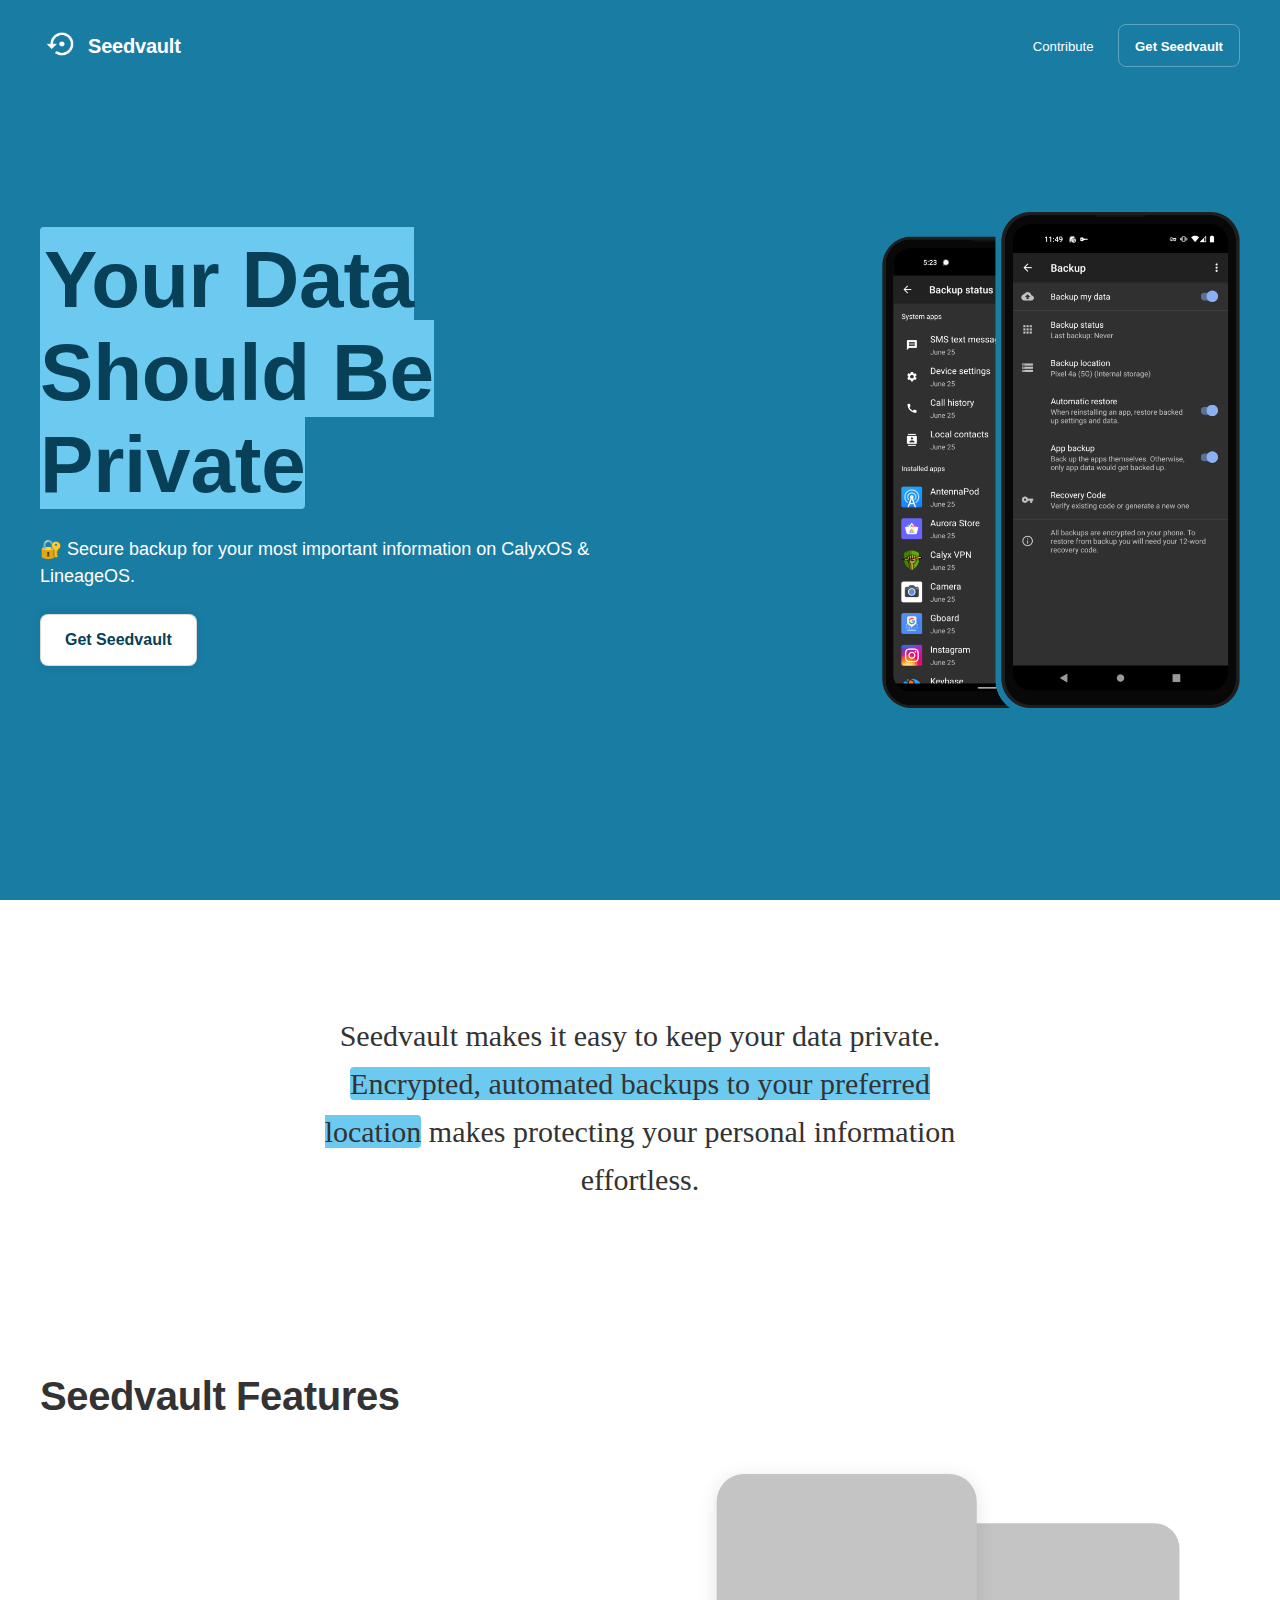
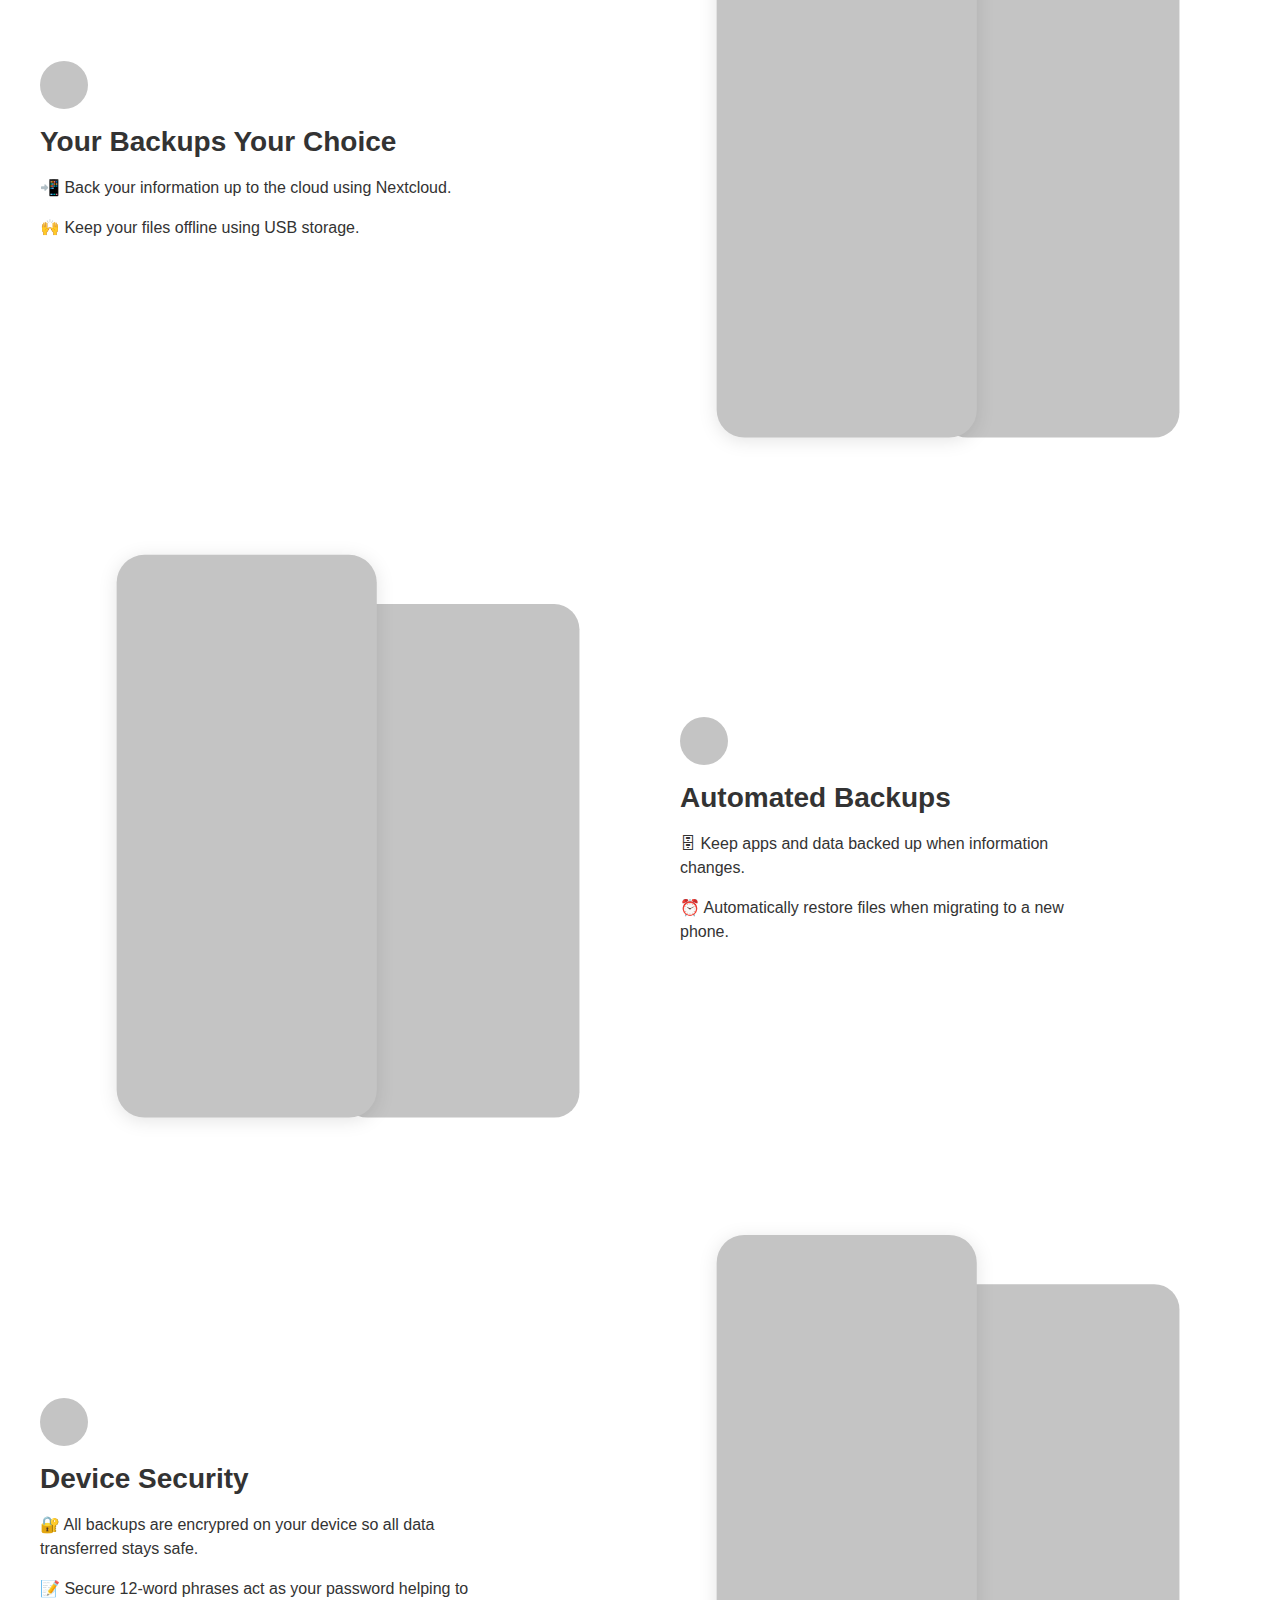
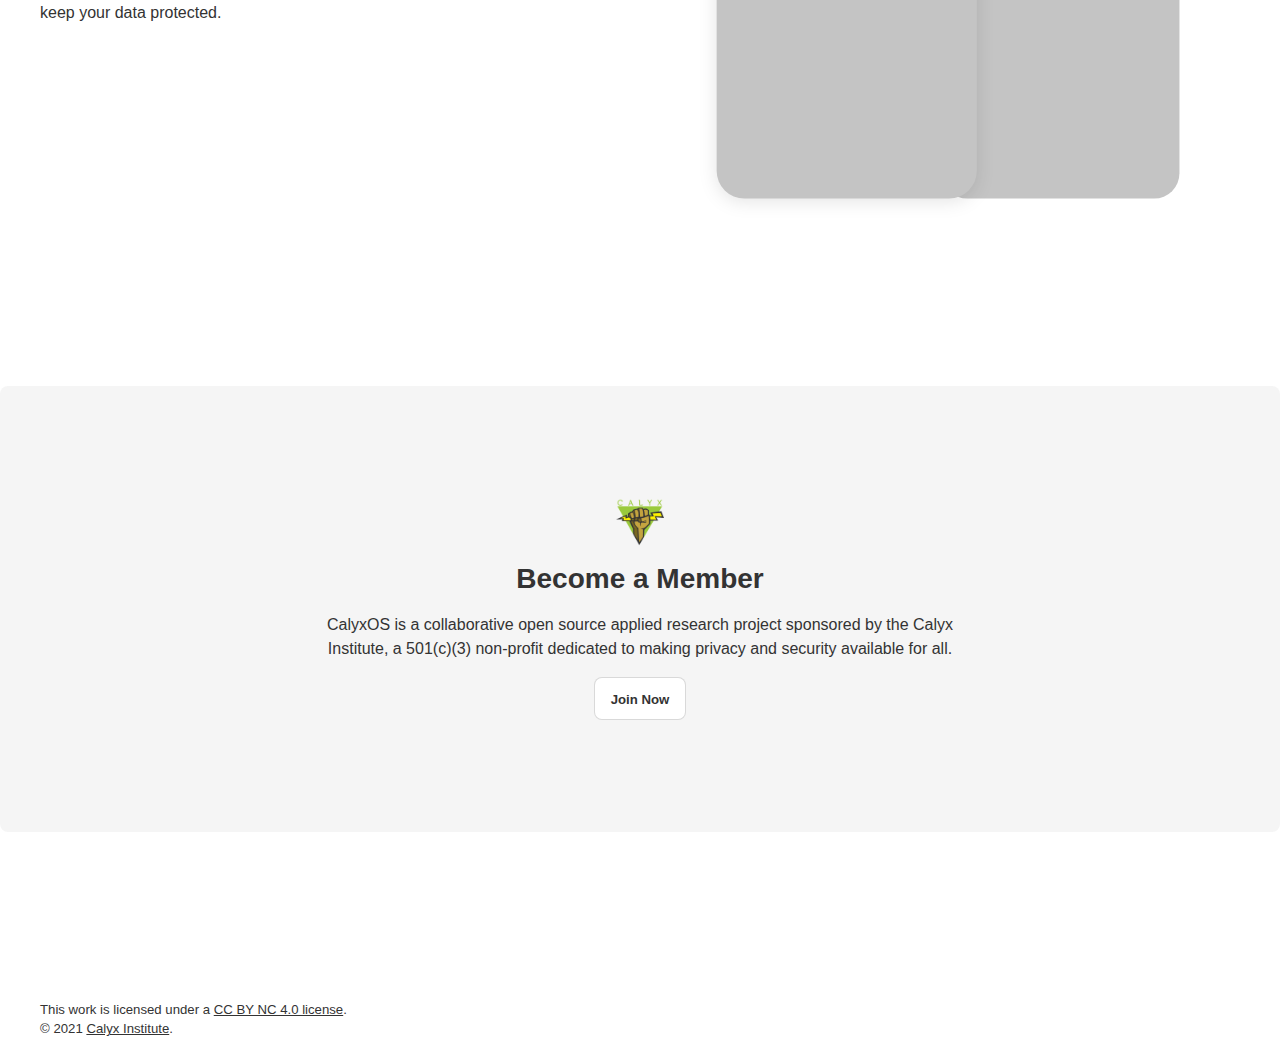
<file: index.html>
<!doctype html>

<html lang="en">

<head>
	<meta charset="utf-8">
	<meta name="author" content="Glenn Sorrentino">
	<meta name="viewport" content="width=device-width, initial-scale=1">

	<title>Seedvault Secure Backup</title>
	<link rel="stylesheet" href="design-system/css/style.css">

</head>

<body>

	<header>
		<a href="#navigation" class="assistiveText">Skip to Navigation</a>
		<a href="#content" class="assistiveText">Skip to Main Content</a>
		<div class="wrapper">
			<div class="logoMark"></div>
			<h1 class="logo"><a href="#">Seedvault</a></h1>
			<nav id="navigation" class="navbar navbar-expand-sm">
	      <input type="checkbox" class="toggle" id="navbar-visible"></input>
				<ul>
					<li><a href="#">Contribute</a></li>
					<li><a href="install.html" role="button" class="btn" href="#" rel="noopener noreferrer nofollow" target="_blank">Get Seedvault</a></li>
				</ul>
	      <label class="toggle navbar-toggle" for="navbar-visible"></label>
	    </nav>
		</div>
	</header>

	<!-- HOME - INTRO -->

	<main id="content">
		<section class="intro withImage homeIntro">
			<div class="wrapper">
				<div>
					<h1><span class="highlighter">Your Data Should Be Private</span></h1>
					<p>🔐 Secure backup for your most important information on CalyxOS &amp; LineageOS.</p>
					<a href="" class="btn primaryBtn firstAction">Get Seedvault</a>
				</div>
			</div>
		</section>

		<!-- HOME - MISSION STATEMENT -->

		<section class="statement wrapper">
			<p>Seedvault makes it easy to keep your data private. <span class="highlighter">Encrypted, automated backups to your preferred location</span> makes protecting your personal information effortless.</p>
		</section>

		<!-- HOME - PRIMARY LIST -->

		<section class="content primaryContent wrapper">
			<h2>Seedvault Features</h2>
			<div class="contentItem mobileItem standardItem">
				<div class="description">
					<div class="icon placeholder"></div>
					<h3>Your Backups Your Choice</h3>
					<p>📲 Back your information up to the cloud using Nextcloud.</p>
					<p>🙌 Keep your files offline using USB storage.</p>
				</div>
				<div class="featureImage mobileImage">
					<img src="design-system/assets/placeholder/mobile.svg" alt="#">
				</div>
			</div>
			<div class="contentItem mobileItem standardItem">
				<div class="description flip">
					<div class="icon placeholder"></div>
					<h3>Automated Backups</h3>
					<p>🗄 Keep apps and data backed up when information changes.</p>
					<p>⏰ Automatically restore files when migrating to a new phone.</p>
				</div>
				<div class="featureImage mobileImage">
					<img src="design-system/assets/placeholder/mobile.svg" alt="#">
				</div>
			</div>
			<div class="contentItem mobileItem standardItem">
				<div class="description">
					<div class="icon placeholder"></div>
					<h3>Device Security</h3>
					<p>🔐 All backups are  encrypred on your device so all data transferred stays safe.</p>
					<p>📝 Secure 12-word phrases act as your password helping to keep your data protected.</p>
				</div>
				<div class="featureImage mobileImage">
					<img src="design-system/assets/placeholder/mobile.svg" alt="#">
				</div>
			</div>
		</section>

		<section class="content callout">
		  <div class="contentItem centeredContent blockContent">
		      <div class="description">
		      <div class="icon calyx"></div>
		          <h3>Become a Member</h3>
		      <p>CalyxOS is a collaborative open source applied research project sponsored by the Calyx Institute, a 501(c)(3) non-profit dedicated to making privacy and security available for all.</p>
		      <a role="button" class="btn" href="https://members.calyxinstitute.org/enroll" rel="noopener noreferrer nofollow" target="_blank">Join Now</a>
		      </div>
		  </div>
		</section>

	</main>

	<footer class="wrapper">
		<p>This work is licensed under a <a href="https://creativecommons.org/licenses/by-nc/4.0/" target="_blank" rel="noopener noreferrer nofollow">CC BY NC 4.0 license</a>.</p>
		<p>&copy; 2021 <a href="https://calyxinstitute.net" target="_blank" rel="noreferrer nooopener">Calyx Institute</a>.</p>
	</footer>

</body>

</html>
</file>
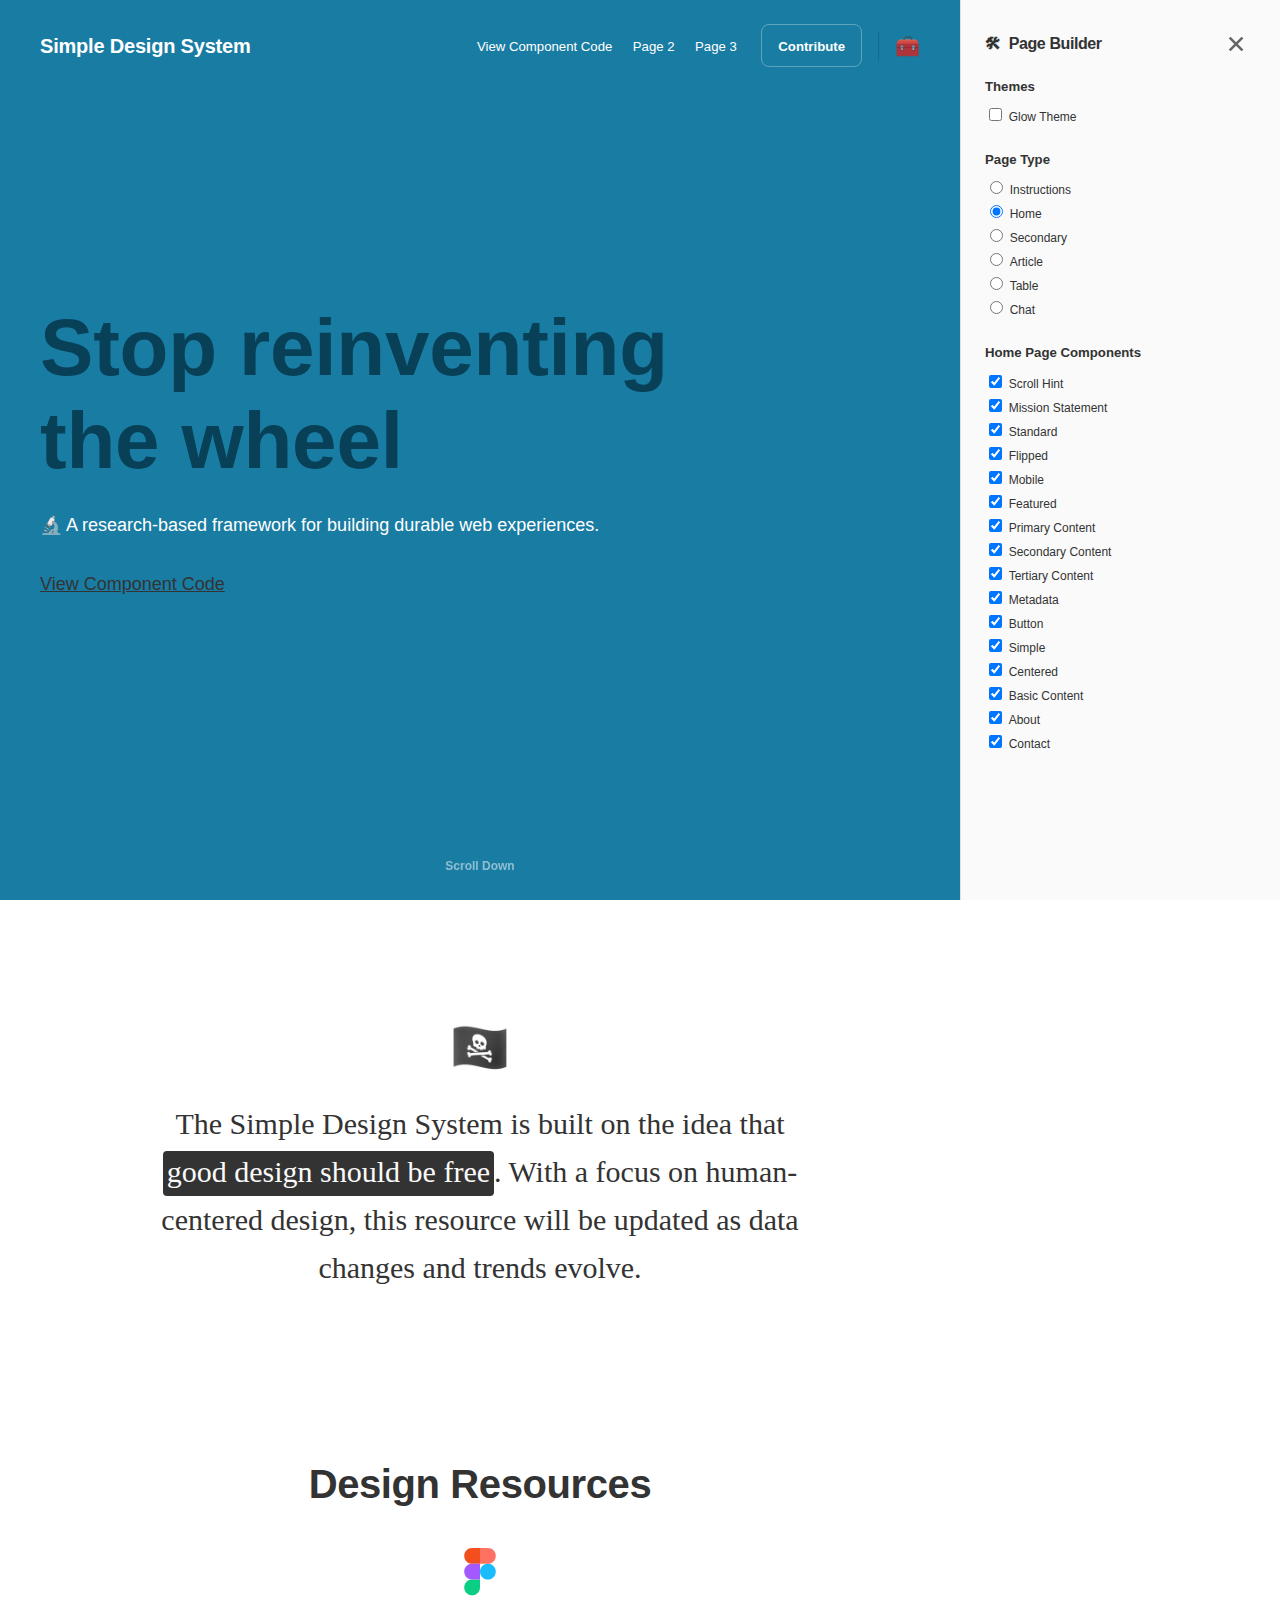
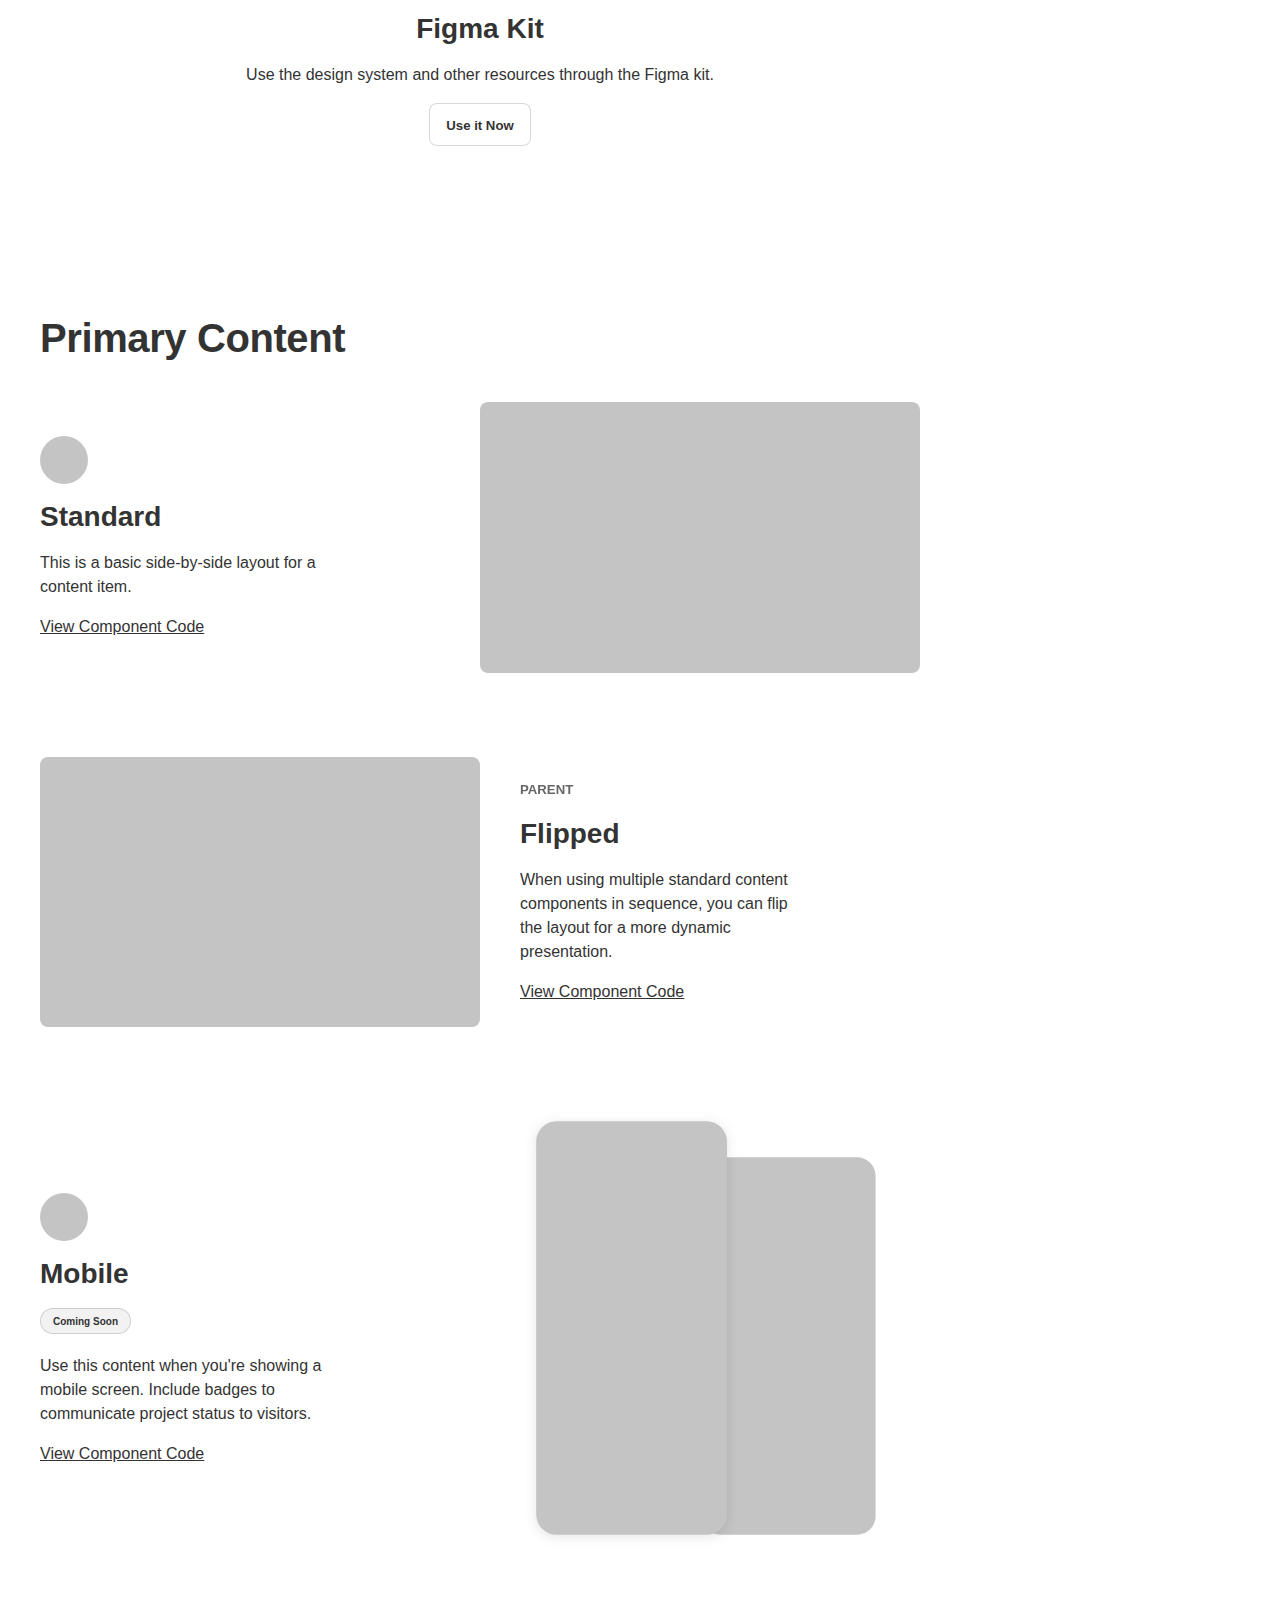
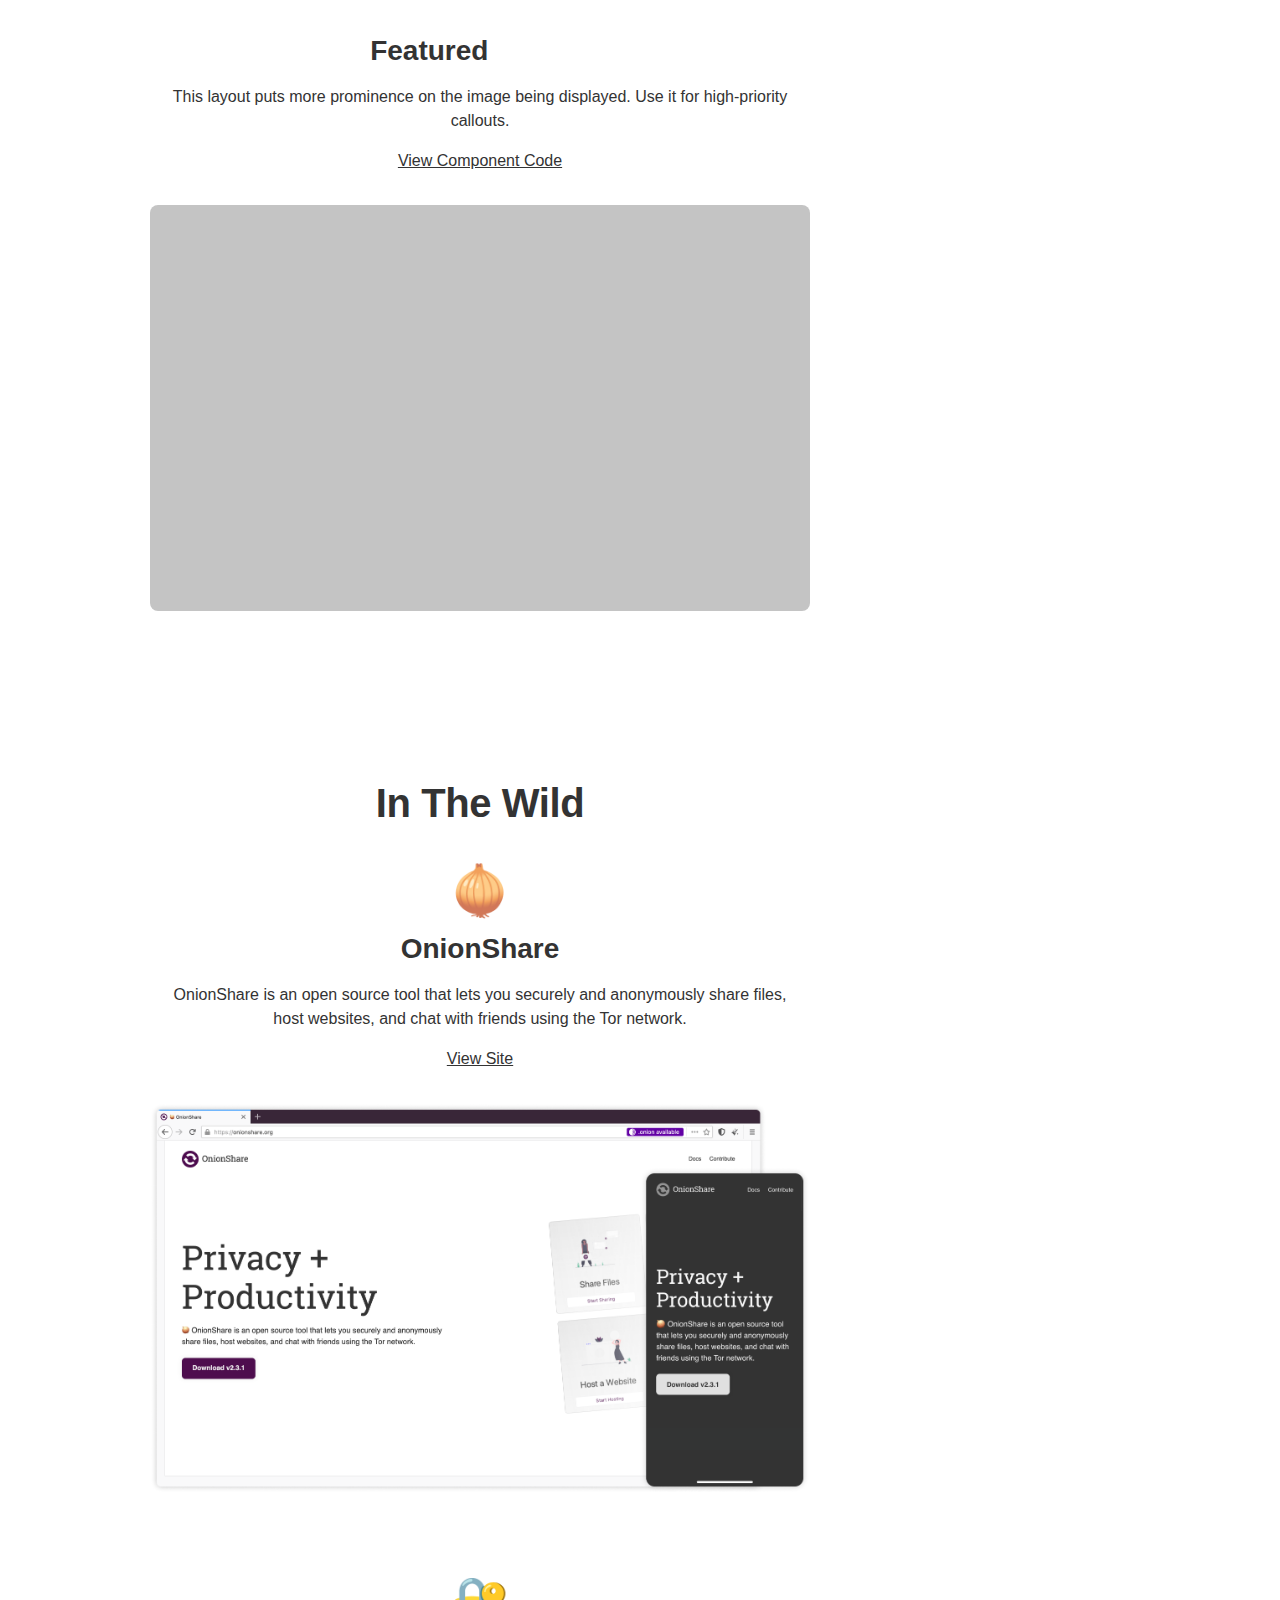
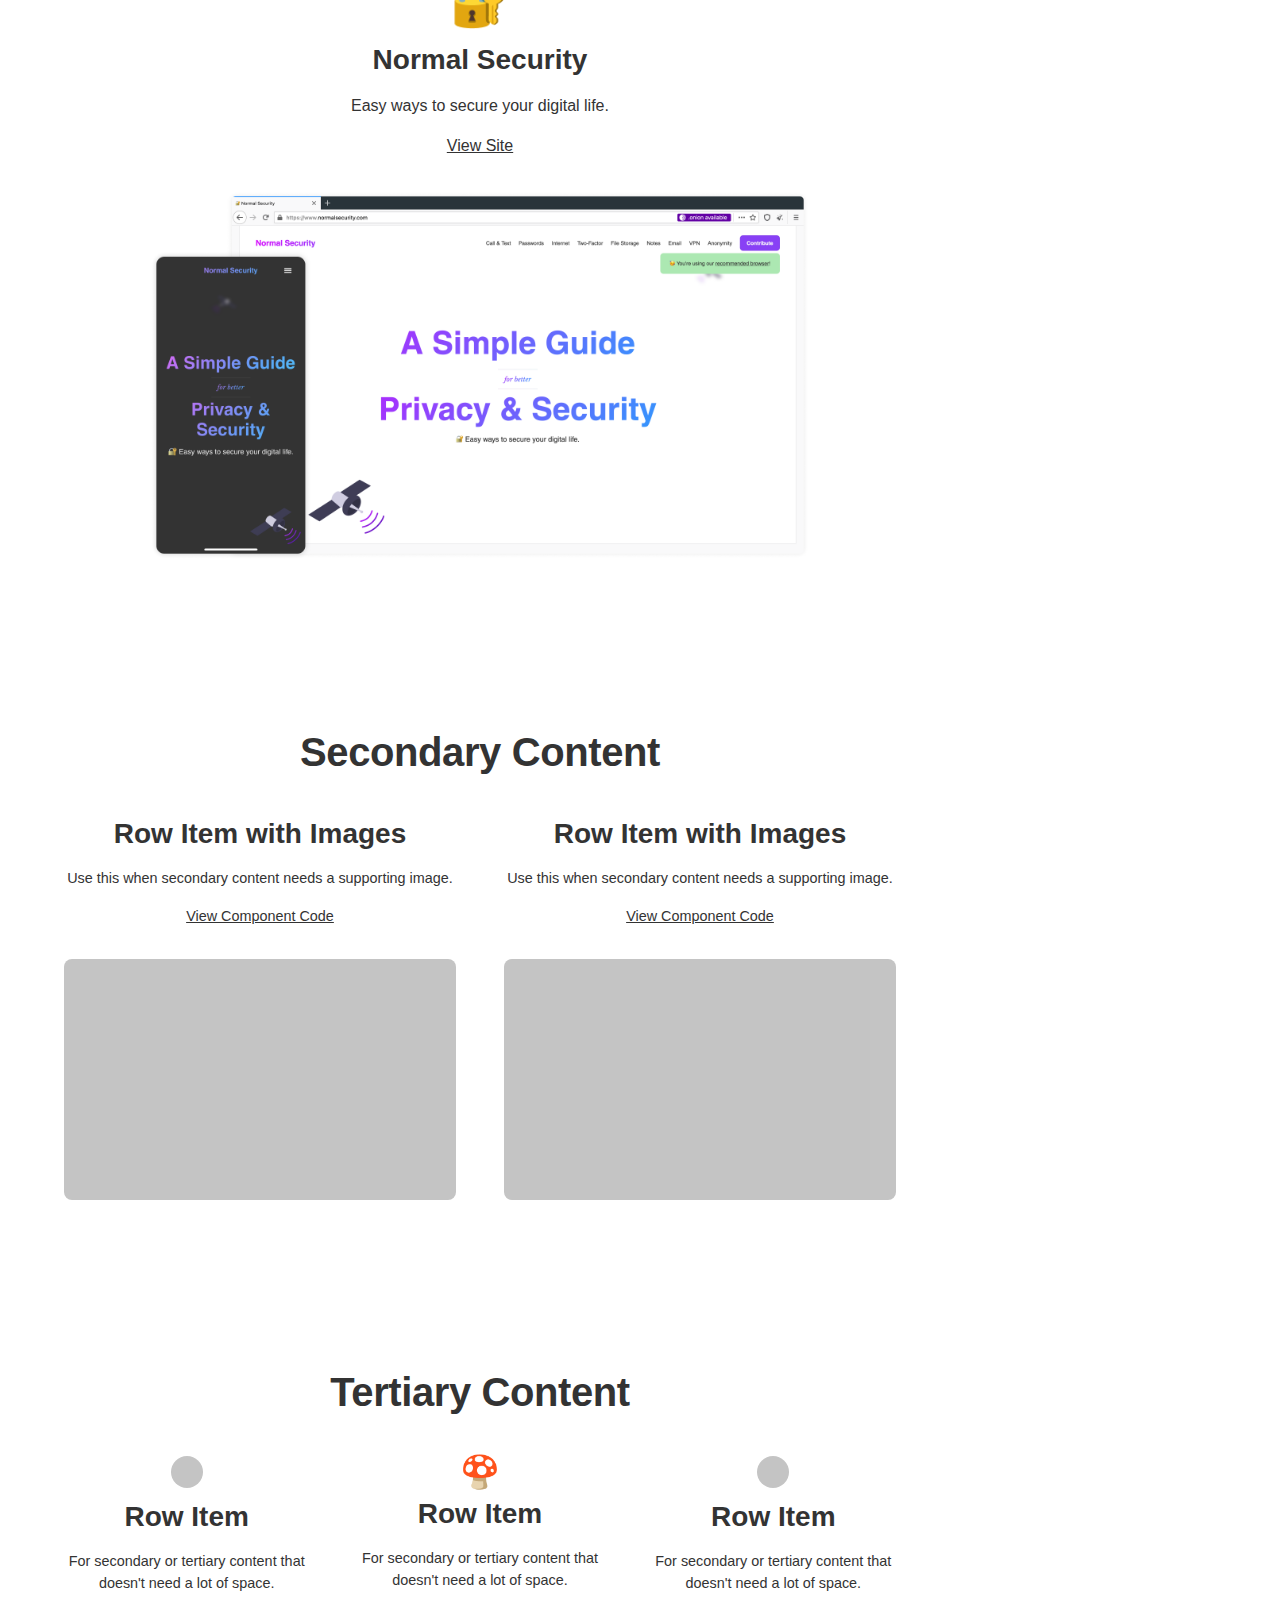
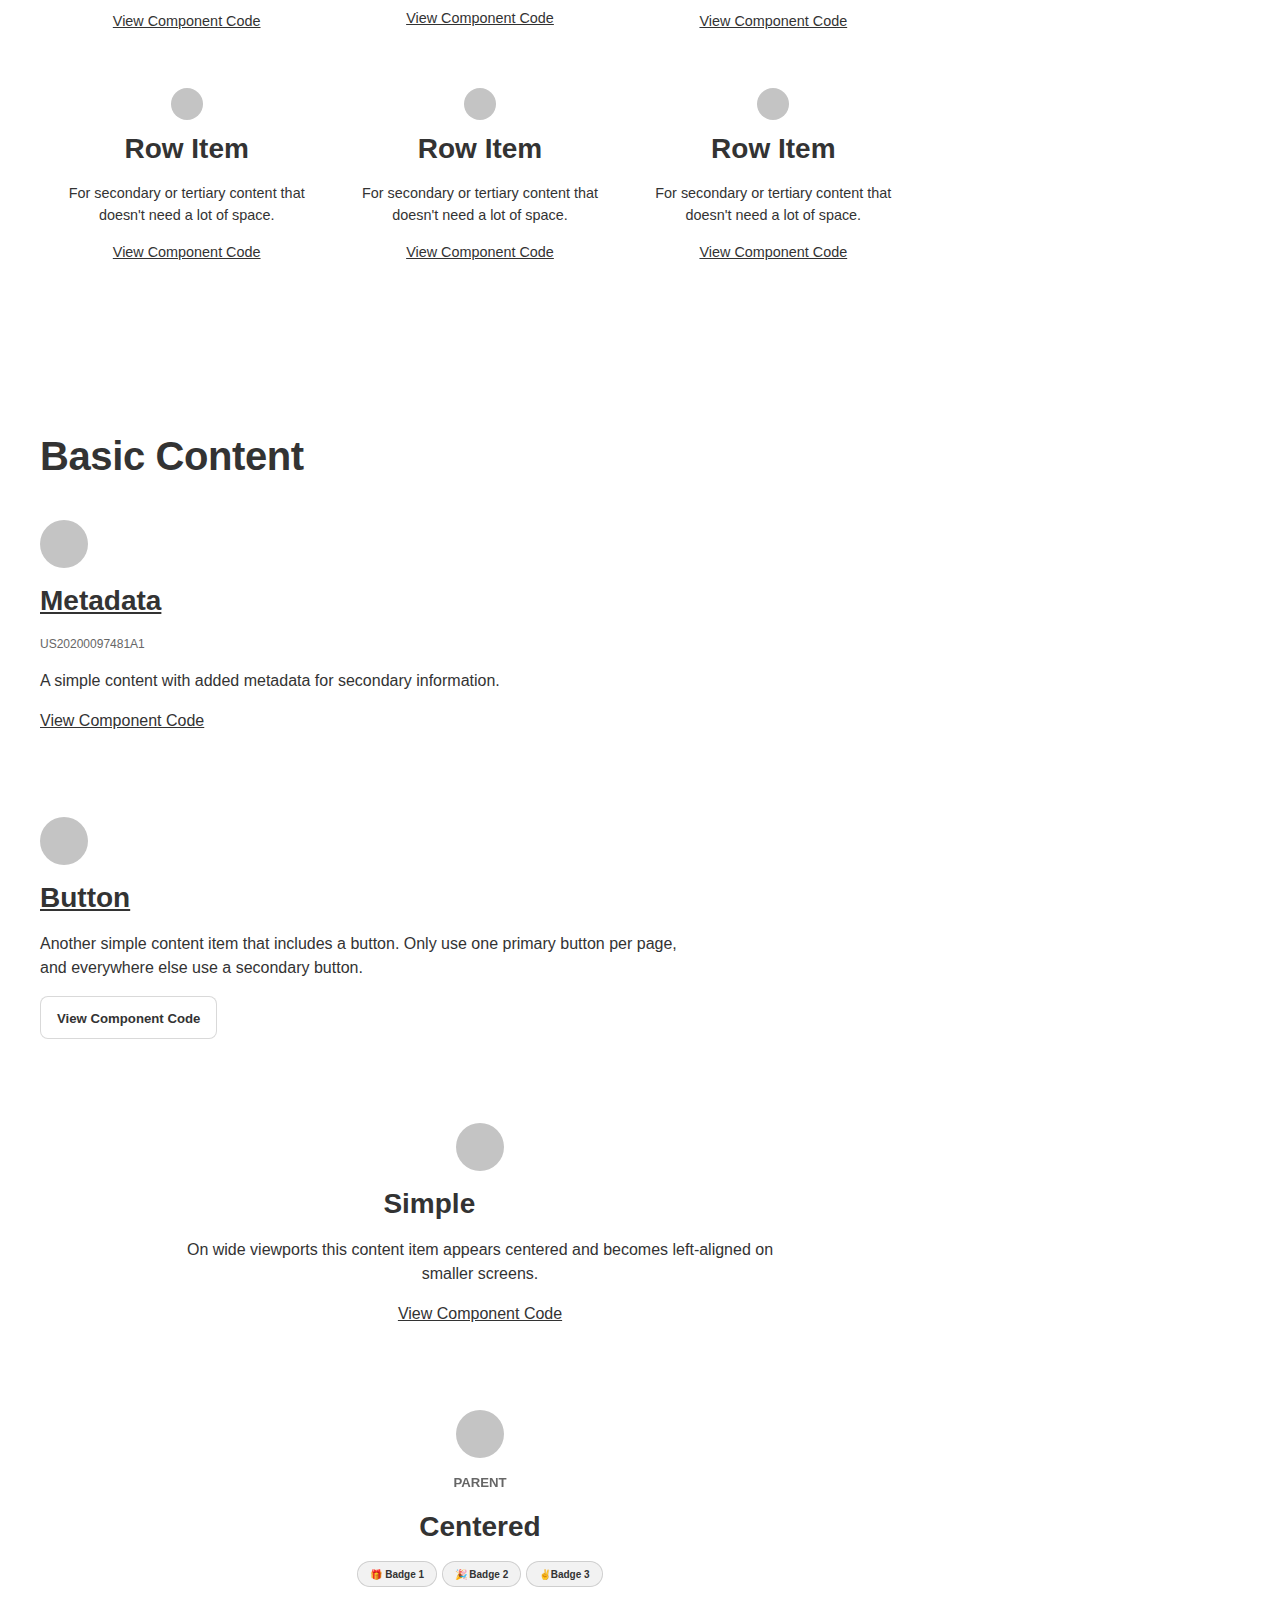
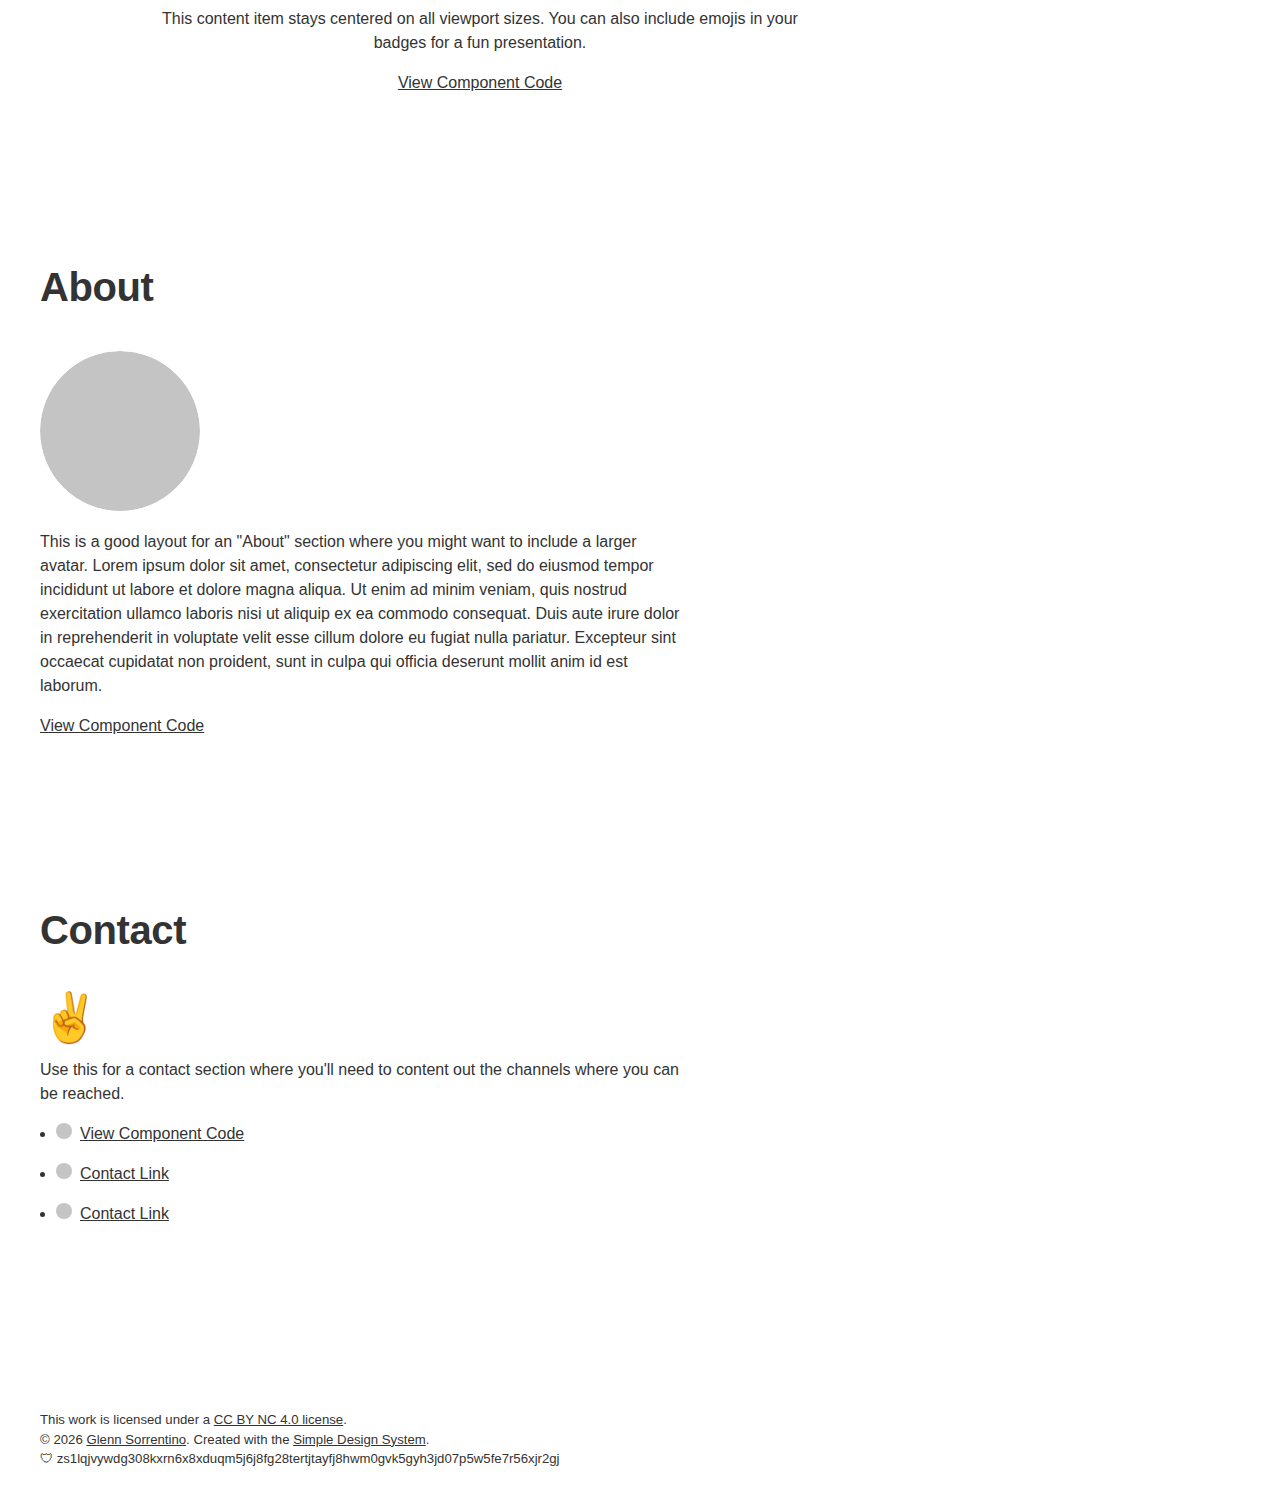
<file: design-system/index.html>
<!doctype html>

<html lang="en">

<head>
	<meta charset="utf-8">
	<meta name="author" content="Glenn Sorrentino">
	<meta name="viewport" content="width=device-width, initial-scale=1">

	<title>🧰 Simple Design System</title>
	<link rel="stylesheet" href="css/style.css">

	<script src="js/jquery-min.js"></script>
	<script src="components/header/js/header.js"></script>
	<script src="components/hint/js/hint.js"></script>
	<script src="components/footer/js/footer.js"></script>
	<script src="builder/js/builder.js"></script>
	<script src="components/chat/js/chat.js"></script>
</head>

<body id="builder">

	<section class="canvas">

		<!-- NOTIFICATIONS -->

		<p class="toast">🥳 You're one of the <a href="https://www.w3schools.com/browsers/" rel="noopener noreferrer nofollow" target="_blank">6.6% of people in the world</a> using Firefox!</p>

		<!-- BODY -->

		<section class="instructions hidden">

			<header>
				<a href="#navigation" class="assistiveText">Skip to Navigation</a>
				<a href="#content" class="assistiveText">Skip to Main Content</a>
				<div class="wrapper">
					<div class="logoMark emptyLogo"></div>
					<h1 class="logo"><a href="#">Simple Design System</a></h1>
					<nav id="navigation">
						<a role="button" class="navButton withUtil" tabindex="0">
							<div class="menu"></div>
						</a>
						<ul>
							<li><a href="https://github.com/glenn-sorrentino/design-system/blob/main/components/header/html/header.html" rel="noopener noreferrer nofollow" target="_blank">View Component Code</a></li>
							<li><a href="#">Page 2</a></li>
							<li><a href="#">Page 3</a></li>
							<li><a role="button" class="btn primaryBtn" href="https://github.com/glenn-sorrentino/design-system" rel="noopener noreferrer nofollow" target="_blank">Contribute</a></li>
						</ul>
						<a role="button" class="utilityIcon" tabindex="0">🧰</a>
					</nav>
					<nav id="navigation" class="staged">
						<a role="button" class="navButton closeButton" tabindex="0">
							<div class="close"></div>
						</a>
						<ul>
							<li><a href="https://github.com/glenn-sorrentino/design-system/blob/main/components/header/html/header.html" rel="noopener noreferrer nofollow" target="_blank">View Component Code</a></li>
							<li><a href="#">Page 2</a></li>
							<li><a href="#">Page 3</a></li>
							<li><a role="button" class="btn primaryBtn" href="https://github.com/glenn-sorrentino/design-system" rel="noopener noreferrer nofollow" target="_blank">Contribute</a></li>
						</ul>
					</nav>
				</div>
			</header>

			<!-- INTRO -->

			<main id="content">

				<section class="intro instructionsIntro wrapper">
					<div>
						<h1>Design Your Page</h1>
						<p>1️⃣ Modify the page properties on the right</p>
						<p>2️⃣ Scroll around to see your changes</p>
					</div>
				</section>

			</main>

		</section>

		<!-- HOME TEMPLATE -->

		<section class="home-template">

			<header>
				<a href="#navigation" class="assistiveText">Skip to Navigation</a>
				<a href="#content" class="assistiveText">Skip to Main Content</a>
				<div class="wrapper">
					<div class="logoMark emptyLogo"></div>
					<h1 class="logo"><a href="#">Simple Design System</a></h1>
					<nav id="navigation">
						<a role="button" class="navButton withUtil" tabindex="0">
							<div class="menu"></div>
						</a>
						<ul>
							<li><a href="https://github.com/glenn-sorrentino/design-system/blob/main/components/header/html/header.html" rel="noopener noreferrer nofollow" target="_blank">View Component Code</a></li>
							<li><a href="#">Page 2</a></li>
							<li><a href="#">Page 3</a></li>
							<li><a role="button" class="btn primaryBtn" href="https://github.com/glenn-sorrentino/design-system" rel="noopener noreferrer nofollow" target="_blank">Contribute</a></li>
						</ul>
						<a role="button" class="utilityIcon" tabindex="0">🧰</a>
					</nav>
					<nav id="navigation" class="staged">
						<a role="button" class="navButton closeButton" tabindex="0">
							<div class="close"></div>
						</a>
						<ul>
							<li><a href="https://github.com/glenn-sorrentino/design-system/blob/main/components/header/html/header.html" rel="noopener noreferrer nofollow" target="_blank">View Component Code</a></li>
							<li><a href="#">Page 2</a></li>
							<li><a href="#">Page 3</a></li>
							<li><a role="button" class="btn primaryBtn" href="https://github.com/glenn-sorrentino/design-system" rel="noopener noreferrer nofollow" target="_blank">Contribute</a></li>
						</ul>
					</nav>
				</div>
			</header>

			<!-- HOME - INTRO -->

			<main id="content">

				<section class="intro homeIntro wrapper">
					<div>
						<h1>Stop reinventing the&nbsp;wheel</h1>
						<p>🔬 A research-based framework for building durable web experiences.</p>
						<p><a href="https://github.com/glenn-sorrentino/design-system/blob/main/components/intro/html/home-intro.html" rel="noopener noreferrer nofollow" target="_blank">View&nbsp;Component&nbsp;Code</a></p>
					</div>
					<p class="hint">Scroll Down</p>
				</section>

				<!-- HOME - MISSION STATEMENT -->

				<section class="statement wrapper">
					<p class="emoji"><a href="https://github.com/glenn-sorrentino/design-system/blob/main/components/statement/html/statement.html" rel="noopener noreferrer nofollow" target="_blank">🏴‍☠️</a></p>
					<p>The Simple Design System is built on the idea that <span class="highlight">good design should be free</span>. With a focus on human-centered design, this resource will be updated as data changes and trends evolve.</p>
				</section>

				<!-- HOME - DESIGN RESOURCES -->

				<section class="content centeredContent designContent wrapper">
					<h2>Design Resources</h2>
					<div class="contentItem blockContent">
						<div class="description">
							<div class="icon figma"></div>
							<h3>Figma Kit</h3>
							<p>Use the design system and other resources through the Figma kit.</p>
							<a role="button" class="btn" href="https://www.figma.com/file/NAqQuqB1mt4Oix3Sdyhr4L/Simple-Design-System-Kit?node-id=5%3A2362" rel="noopener noreferrer nofollow" target="_blank">Use it Now</a>
						</div>
					</div>
				</section>

				<!-- HOME - PRIMARY LIST -->

				<section class="content primaryContent wrapper">
					<h2>Primary Content</h2>
					<div class="contentItem standardItem">
						<div class="description">
							<div class="icon placeholder"></div>
							<h3>Standard</h3>
							<p>This is a basic side-by-side layout for a content item.</p>
							<a href="https://github.com/glenn-sorrentino/design-system/blob/main/components/content/html/item-standard.html" rel="noopener noreferrer nofollow" target="_blank">View Component Code</a>
						</div>
						<div class="featureImage">
							<img src="assets/placeholder/image.svg" alt="#">
						</div>
					</div>
					<div class="contentItem flippedItem">
						<div class="description flip">
							<p class="parent">Parent</p>
							<h3>Flipped</h3>
							<p>When using multiple standard content components in sequence, you can flip the layout for a more dynamic presentation.</p>
							<a href="https://github.com/glenn-sorrentino/design-system/blob/main/components/content/html/item-flip.html" rel="noopener noreferrer nofollow" target="_blank">View Component Code</a>
						</div>
						<div class="featureImage">
							<img src="assets/placeholder/image.svg" alt="#">
						</div>
					</div>
					<div class="contentItem mobileItem">
						<div class="description">
							<div class="icon placeholder"></div>
							<h3>Mobile</h3>
							<div class="badgeContainer">
								<p class="badge">Coming Soon</p>
							</div>
							<p>Use this content when you're showing a mobile screen. Include badges to communicate project status to visitors.</p>
							<a href="https://github.com/glenn-sorrentino/design-system/blob/main/components/content/html/item-mobile.html" rel="noopener noreferrer nofollow" target="_blank">View Component Code</a>
						</div>
						<div class="featureImage mobileImage">
							<img src="assets/placeholder/mobile.svg" alt="#">
						</div>
					</div>
					<div class="contentItem featuredItem blockContent">
						<div class="description">
							<h3>Featured</h3>
							<p>This layout puts more prominence on the image being displayed. Use it for high-priority callouts.</p>
							<a href="https://github.com/glenn-sorrentino/design-system/blob/main/components/content/html/item-featured.html" rel="noopener noreferrer nofollow" target="_blank">View Component Code</a>
						</div>
						<div class="featureImage">
							<img src="assets/placeholder/image.svg" alt="#">
						</div>
					</div>
				</section>

				<!-- HOME - EXAMPLES -->

				<section class="content centeredContent exampleContent wrapper">
					<h2>In The Wild</h2>
					<div class="contentItem blockContent">
						<div class="description">
							<p class="emoji">🧅</p>
							<h3>OnionShare</h3>
							<p>OnionShare is an open source tool that lets you securely and anonymously share files, host websites, and chat with friends using the Tor network.</p>
							<a href="https://onionshare.org" rel="noopener noreferrer nofollow" target="_blank">View Site</a>
						</div>
						<div class="featureImage">
							<img src="assets/examples/onionshare.png" alt="OnionShare Homepage">
						</div>
					</div>
					<div class="contentItem blockContent">
						<div class="description">
							<p class="emoji">🔐</p>
							<h3>Normal Security</h3>
							<p>Easy ways to secure your digital life.</p>
							<a href="https://normalsecurity.com" rel="noopener noreferrer nofollow" target="_blank">View Site</a>
						</div>
						<div class="featureImage">
							<img src="assets/examples/normal-security.png" alt="Normal Security Homepage">
						</div>
					</div>
				</section>

				<!-- HOME - MORE LISTS -->

				<section class="content contentRow secondaryContent wrapper">
					<h2>Secondary Content</h2>
					<div class="contentRowContent">
						<div class="contentItem blockContent">
							<div class="description">
								<h3>Row Item with Images</h3>
								<p>Use this when secondary content needs a supporting image.</p>
								<a href="https://github.com/glenn-sorrentino/design-system/blob/main/components/content/html/secondary.html" rel="noopener noreferrer nofollow" target="_blank">View Component Code</a>
							</div>
							<div class="featureImage">
								<img src="assets/placeholder/image.svg" alt="#">
							</div>
						</div>
						<div class="contentItem blockContent">
							<div class="description">
								<h3>Row Item with Images</h3>
								<p>Use this when secondary content needs a supporting image.</p>
								<a href="https://github.com/glenn-sorrentino/design-system/blob/main/components/content/html/secondary.html" rel="noopener noreferrer nofollow" target="_blank">View Component Code</a>
							</div>
							<div class="featureImage">
								<img src="assets/placeholder/image.svg" alt="#">
							</div>
						</div>
					</div>
				</section>
				<section id="#" class="content centeredContent contentRow tertiaryContent wrapper">
					<h2>Tertiary Content</h2>
					<div class="contentRowContent">
						<div class="contentItem blockContent">
							<div class="description">
								<div class="icon placeholder"></div>
								<h3>Row Item</h3>
								<p>For secondary or tertiary content that doesn't need a lot of space.</p>
								<a href="https://github.com/glenn-sorrentino/design-system/blob/main/components/content/html/tertiary.html" rel="noopener noreferrer nofollow" target="_blank">View Component Code</a>
							</div>
						</div>
						<div class="contentItem blockContent">
							<div class="description">
								<p class="emoji">🍄</p>
								<h3>Row Item</h3>
								<p>For secondary or tertiary content that doesn't need a lot of space.</p>
								<a href="https://github.com/glenn-sorrentino/design-system/blob/main/components/content/html/tertiary.html" rel="noopener noreferrer nofollow" target="_blank">View Component Code</a>
							</div>
						</div>
						<div class="contentItem blockContent">
							<div class="description">
								<div class="icon placeholder"></div>
								<h3>Row Item</h3>
								<p>For secondary or tertiary content that doesn't need a lot of space.</p>
								<a href="https://github.com/glenn-sorrentino/design-system/blob/main/components/content/html/tertiary.html" rel="noopener noreferrer nofollow" target="_blank">View Component Code</a>
							</div>
						</div>
					</div>
					<div class="contentRowContent">
						<div class="contentItem blockContent">
							<div class="description">
								<div class="icon placeholder"></div>
								<h3>Row Item</h3>
								<p>For secondary or tertiary content that doesn't need a lot of space.</p>
								<a href="https://github.com/glenn-sorrentino/design-system/blob/main/components/content/html/tertiary.html" rel="noopener noreferrer nofollow" target="_blank">View Component Code</a>
							</div>
						</div>
						<div class="contentItem blockContent">
							<div class="description">
								<div class="icon placeholder"></div>
								<h3>Row Item</h3>
								<p>For secondary or tertiary content that doesn't need a lot of space.</p>
								<a href="https://github.com/glenn-sorrentino/design-system/blob/main/components/content/html/tertiary.html" rel="noopener noreferrer nofollow" target="_blank">View Component Code</a>
							</div>
						</div>
						<div class="contentItem blockContent">
							<div class="description">
								<div class="icon placeholder"></div>
								<h3>Row Item</h3>
								<p>For secondary or tertiary content that doesn't need a lot of space.</p>
								<a href="https://github.com/glenn-sorrentino/design-system/blob/main/components/content/html/tertiary.html" rel="noopener noreferrer nofollow" target="_blank">View Component Code</a>
							</div>
						</div>
					</div>
				</section>
				<section id="#" class="content minimalContent basicContent wrapper">
					<h2>Basic Content</h2>
					<div class="contentItem metadataItem noImage">
						<div class="description">
							<div class="icon placeholder"></div>
							<h3><a href="#">Metadata</a></h3>
							<p class="meta">US20200097481A1</p>
							<p>A simple content with added metadata for secondary information.</p>
							<a href="https://github.com/glenn-sorrentino/design-system/blob/main/components/content/html/item-metadata.html" rel="noopener noreferrer nofollow" target="_blank">View Component Code</a>
						</div>
					</div>
					<div class="contentItem buttonItem noImage">
						<div class="description">
							<div class="icon placeholder"></div>
							<h3><a href="#" rel="noopener noreferrer nofollow" target="_blank">Button</a></h3>
							<p>Another simple content item that includes a button. Only use one primary button per page, and everywhere else use a secondary button.</p>
							<a role="button" class="btn" href="https://github.com/glenn-sorrentino/design-system/blob/main/components/content/html/button.html" rel="noopener noreferrer nofollow" target="_blank">View Component Code</a>
						</div>
					</div>
					<div class="contentItem blockContent simpleItem">
						<div class="description">
							<div class="icon placeholder"></div>
							<h3>Simple</h3>
							<p>On wide viewports this content item appears centered and becomes left-aligned on smaller screens.</p>
							<a href="https://github.com/glenn-sorrentino/design-system/blob/main/components/content/html/item-simple.html" rel="noopener noreferrer nofollow" target="_blank">View Component Code</a>
						</div>
					</div>
					<div class="contentItem centeredContent blockContent centeredItem">
						<div class="description">
							<div class="icon placeholder"></div>
							<p class="parent">Parent</p>
							<h3>Centered</h3>
							<div class="badgeContainer">
								<p class="badge">🎁 Badge 1</p>
								<p class="badge">🎉 Badge 2</p>
								<p class="badge">✌️Badge 3</p>
							</div>
							<p>This content item stays centered on all viewport sizes. You can also include emojis in your badges for a fun presentation.</p>
							<a href="https://github.com/glenn-sorrentino/design-system/blob/main/components/content/html/item-centered-badges.html" rel="noopener noreferrer nofollow" target="_blank">View Component Code</a>
						</div>
					</div>
				</section>

				<!-- HOME - ABOUT AND CONTACT -->

				<section id="#" class="content itemAvatar minimalContent wrapper">
					<h2>About</h2>
					<div class="contentItem noImage">
						<div class="description">
							<div class="icon placeholder avatar"></div>
							<p>This is a good layout for an &quot;About&quot; section where you might want to include a larger avatar. Lorem ipsum dolor sit amet, consectetur adipiscing elit, sed do eiusmod tempor incididunt ut labore et dolore magna aliqua. Ut
								enim
								ad minim veniam, quis nostrud exercitation ullamco laboris nisi ut aliquip ex ea commodo consequat. Duis aute irure dolor in reprehenderit in voluptate velit esse cillum dolore eu fugiat nulla pariatur. Excepteur sint occaecat
								cupidatat
								non proident, sunt in culpa qui officia deserunt mollit anim id est laborum.</p>
							<a href="https://github.com/glenn-sorrentino/design-system/blob/main/components/about/html/about.html" rel="noopener noreferrer nofollow" target="_blank">View Component Code</a>
						</div>
					</div>
				</section>
				<section id="#" class="content minimalContent itemContent wrapper">
					<h2>Contact</h2>
					<div class="contentItem noImage">
						<div class="description">
							<p class="emoji">✌️</p>
							<p>Use this for a contact section where you'll need to content out the channels where you can be reached.</p>
							<ul>
								<li><span class="icon placeholder"></span><a href="https://github.com/glenn-sorrentino/design-system/blob/main/components/contact/html/contact.html" rel="noopener noreferrer nofollow" target="_blank">View Component Code</a></li>
								<li><span class="icon placeholder"></span><a href="#" rel="noopener noreferrer nofollow" target="_blank">Contact Link</a></li>
								<li><span class="icon placeholder"></span><a href="#" rel="noopener noreferrer nofollow" target="_blank">Contact Link</a></li>
							</ul>
						</div>
					</div>
				</section>

			</main>

			<footer class="wrapper">
				<p>This work is licensed under a <a href="https://creativecommons.org/licenses/by-nc/4.0/" target="_blank" rel="noopener noreferrer nofollow">CC BY NC 4.0 license</a>.</p>
				<p>&copy; <span id="date">?</span> <a href="https://glennsorrentino.com" target="_blank" rel="noreferrer nooopener">Glenn Sorrentino</a>. Created with the <a href="https://glenn-sorrentino.github.io/design-system" target="_blank"
						rel="noopener noreferrer nofollow">Simple Design System</a>.</p>
				<p>🛡&nbsp;zs1lqjvywdg308kxrn6x8xduqm5j6j8fg28tertjtayfj8hwm0gvk5gyh3jd07p5w5fe7r56xjr2gj</p>
			</footer>

		</section>

		<!-- SECONDARY TEMPLATE -->

		<section class="secondary-template hidden">

			<header>
				<a href="#navigation" class="assistiveText">Skip to Navigation</a>
				<a href="#content" class="assistiveText">Skip to Main Content</a>
				<div class="wrapper">
					<div class="logoMark emptyLogo"></div>
					<h1 class="logo"><a href="#">Simple Design System</a></h1>
					<nav id="navigation">
						<a role="button" class="navButton withUtil" tabindex="0">
							<div class="menu"></div>
						</a>
						<ul>
							<li><a href="https://github.com/glenn-sorrentino/design-system/blob/main/components/header/html/header.html" rel="noopener noreferrer nofollow" target="_blank">View Component Code</a></li>
							<li><a href="#">Page 2</a></li>
							<li><a href="#">Page 3</a></li>
							<li><a role="button" class="btn primaryBtn" href="https://github.com/glenn-sorrentino/design-system" rel="noopener noreferrer nofollow" target="_blank">Contribute</a></li>
						</ul>
						<a role="button" class="utilityIcon" tabindex="0">🧰</a>
					</nav>
					<nav id="navigation" class="staged">
						<a role="button" class="navButton closeButton" tabindex="0">
							<div class="close"></div>
						</a>
						<ul>
							<li><a href="https://github.com/glenn-sorrentino/design-system/blob/main/components/header/html/header.html" rel="noopener noreferrer nofollow" target="_blank">View Component Code</a></li>
							<li><a href="#">Page 2</a></li>
							<li><a href="#">Page 3</a></li>
							<li><a role="button" class="btn primaryBtn" href="https://github.com/glenn-sorrentino/design-system" rel="noopener noreferrer nofollow" target="_blank">Contribute</a></li>
						</ul>
					</nav>
				</div>
			</header>

			<!-- SECONDARY - INTRO -->

			<main id="content">

				<section class="secondaryIntro withNav">
					<div class="wrapper">
						<h1>Secondary Page Intro</h1>
						<p>💻 A design system starter kit or a complete, living solution. <a href="https://github.com/glenn-sorrentino/design-system/blob/main/components/intro/html/secondary-intro.html" rel="noopener noreferrer nofollow"
								target="_blank">View&nbsp;Component&nbsp;Code</a></p>
					</div>
				</section>

				<!-- SECONDARY - BODY -->

				<section class="tabs wrapper">
					<nav>
						<a class="selected" href="#section1" rel="noopener noreferrer nofollow" target="_blank">Section 1</a>
						<a href="#section2">Longer Section Name 2</a>
						<a href="#section3">Section 3</a>
						<a href="#section2">Section Name 4</a>
					</nav>
				</section>

				<!-- SECONDARY - PRIMARY LIST -->

				<section class="content primaryContent wrapper">
					<h2>Primary Content</h2>
					<div class="contentItem standardItem">
						<div class="description">
							<div class="icon placeholder"></div>
							<h3>Standard</h3>
							<p>This is a basic side-by-side layout for a content item.</p>
							<a href="https://github.com/glenn-sorrentino/design-system/blob/main/components/content/html/item-standard.html" rel="noopener noreferrer nofollow" target="_blank">View Component Code</a>
						</div>
						<div class="featureImage">
							<img src="assets/placeholder/image.svg" alt="#">
						</div>
					</div>
					<div class="contentItem flippedItem">
						<div class="description flip">
							<p class="parent">Parent</p>
							<h3>Flipped</h3>
							<p>When using multiple standard content components in sequence, you can flip the layout for a more dynamic presentation.</p>
							<a href="https://github.com/glenn-sorrentino/design-system/blob/main/components/content/html/item-flip.html" rel="noopener noreferrer nofollow" target="_blank">View Component Code</a>
						</div>
						<div class="featureImage">
							<img src="assets/placeholder/image.svg" alt="#">
						</div>
					</div>
					<div class="contentItem mobileItem">
						<div class="description">
							<div class="icon placeholder"></div>
							<h3>Mobile</h3>
							<div class="badgeContainer">
								<p class="badge">Coming Soon</p>
							</div>
							<p>Use this content when you're showing a mobile screen. Include badges to communicate project status to visitors.</p>
							<a href="https://github.com/glenn-sorrentino/design-system/blob/main/components/content/html/item-mobile.html" rel="noopener noreferrer nofollow" target="_blank">View Component Code</a>
						</div>
						<div class="featureImage mobileImage">
							<img src="assets/placeholder/mobile.svg" alt="#">
						</div>
					</div>
					<div class="contentItem featuredItem blockContent">
						<div class="description">
							<h3>Featured</h3>
							<p>This layout puts more prominence on the image being displayed. Use it for high-priority callouts.</p>
							<a href="https://github.com/glenn-sorrentino/design-system/blob/main/components/content/html/item-featured.html" rel="noopener noreferrer nofollow" target="_blank">View Component Code</a>
						</div>
						<div class="featureImage">
							<img src="assets/placeholder/image.svg" alt="#">
						</div>
					</div>
				</section>

				<section class="content wrapper">
					<div class="contentItem featuredItem blockContent">
						<div class="description">
							<h2>The Design Squiggle</h2>
							<p>An illustration of the design process and journey from uncertainly to clarity by Damien Newman.</p>
							<a href="https://thedesignsquiggle.com" rel="noopener noreferrer nofollow" target="_blank">Learn More</a>
						</div>
						<div class="featureImage squiggle">
						</div>
					</div>
				</section>

				<!-- SECONDARY - MORE LISTS -->

				<section class="content contentRow secondaryContent wrapper">
					<h2>Secondary Content</h2>
					<div class="contentRowContent">
						<div class="contentItem blockContent">
							<div class="description">
								<h3>Row Item with Images</h3>
								<p>Use this when secondary content needs a supporting image.</p>
								<a href="https://github.com/glenn-sorrentino/design-system/blob/main/components/content/html/secondary.html" rel="noopener noreferrer nofollow" target="_blank">View Component Code</a>
							</div>
							<div class="featureImage">
								<img src="assets/placeholder/image.svg" alt="#">
							</div>
						</div>
						<div class="contentItem blockContent">
							<div class="description">
								<h3>Row Item with Images</h3>
								<p>Use this when secondary content needs a supporting image.</p>
								<a href="https://github.com/glenn-sorrentino/design-system/blob/main/components/content/html/secondary.html" rel="noopener noreferrer nofollow" target="_blank">View Component Code</a>
							</div>
							<div class="featureImage">
								<img src="assets/placeholder/image.svg" alt="#">
							</div>
						</div>
					</div>
				</section>
				<section id="#" class="content centeredContent contentRow tertiaryContent wrapper">
					<h2>Tertiary Content</h2>
					<div class="contentRowContent">
						<div class="contentItem blockContent">
							<div class="description">
								<div class="icon placeholder"></div>
								<h3>Row Item</h3>
								<p>For secondary or tertiary content that doesn't need a lot of space.</p>
								<a href="https://github.com/glenn-sorrentino/design-system/blob/main/components/content/html/tertiary.html" rel="noopener noreferrer nofollow" target="_blank">View Component Code</a>
							</div>
						</div>
						<div class="contentItem blockContent">
							<div class="description">
								<p class="emoji">🍄</p>
								<h3>Row Item</h3>
								<p>For secondary or tertiary content that doesn't need a lot of space.</p>
								<a href="https://github.com/glenn-sorrentino/design-system/blob/main/components/content/html/tertiary.html" rel="noopener noreferrer nofollow" target="_blank">View Component Code</a>
							</div>
						</div>
						<div class="contentItem blockContent">
							<div class="description">
								<div class="icon placeholder"></div>
								<h3>Row Item</h3>
								<p>For secondary or tertiary content that doesn't need a lot of space.</p>
								<a href="https://github.com/glenn-sorrentino/design-system/blob/main/components/content/html/tertiary.html" rel="noopener noreferrer nofollow" target="_blank">View Component Code</a>
							</div>
						</div>
					</div>
					<div class="contentRowContent">
						<div class="contentItem blockContent">
							<div class="description">
								<div class="icon placeholder"></div>
								<h3>Row Item</h3>
								<p>For secondary or tertiary content that doesn't need a lot of space.</p>
								<a href="https://github.com/glenn-sorrentino/design-system/blob/main/components/content/html/tertiary.html" rel="noopener noreferrer nofollow" target="_blank">View Component Code</a>
							</div>
						</div>
						<div class="contentItem blockContent">
							<div class="description">
								<div class="icon placeholder"></div>
								<h3>Row Item</h3>
								<p>For secondary or tertiary content that doesn't need a lot of space.</p>
								<a href="https://github.com/glenn-sorrentino/design-system/blob/main/components/content/html/tertiary.html" rel="noopener noreferrer nofollow" target="_blank">View Component Code</a>
							</div>
						</div>
						<div class="contentItem blockContent">
							<div class="description">
								<div class="icon placeholder"></div>
								<h3>Row Item</h3>
								<p>For secondary or tertiary content that doesn't need a lot of space.</p>
								<a href="https://github.com/glenn-sorrentino/design-system/blob/main/components/content/html/tertiary.html" rel="noopener noreferrer nofollow" target="_blank">View Component Code</a>
							</div>
						</div>
					</div>
				</section>
				<section id="#" class="content minimalContent basicContent wrapper">
					<h2>Basic Content</h2>
					<div class="contentItem metadataItem noImage">
						<div class="description">
							<div class="icon placeholder"></div>
							<h3><a href="#">Metadata</a></h3>
							<p class="meta">US20200097481A1</p>
							<p>A simple content with added metadata for secondary information.</p>
							<a href="https://github.com/glenn-sorrentino/design-system/blob/main/components/content/html/item-metadata.html" rel="noopener noreferrer nofollow" target="_blank">View Component Code</a>
						</div>
					</div>
					<div class="contentItem buttonItem noImage">
						<div class="description">
							<div class="icon placeholder"></div>
							<h3><a href="#" rel="noopener noreferrer nofollow" target="_blank">Button</a></h3>
							<p>Another simple content item that includes a button. Only use one primary button per page, and everywhere else use a secondary button.</p>
							<a role="button" class="btn" href="https://github.com/glenn-sorrentino/design-system/blob/main/components/content/html/button.html" rel="noopener noreferrer nofollow" target="_blank">View Component Code</a>
						</div>
					</div>
					<div class="contentItem blockContent simpleItem">
						<div class="description">
							<div class="icon placeholder"></div>
							<h3>Simple</h3>
							<p>On wide viewports this content item appears centered and becomes left-aligned on smaller screens.</p>
							<a href="https://github.com/glenn-sorrentino/design-system/blob/main/components/content/html/item-simple.html" rel="noopener noreferrer nofollow" target="_blank">View Component Code</a>
						</div>
					</div>
					<div class="contentItem centeredContent blockContent centeredItem">
						<div class="description">
							<div class="icon placeholder"></div>
							<p class="parent">Parent</p>
							<h3>Centered</h3>
							<div class="badgeContainer">
								<p class="badge">🎁 Badge 1</p>
								<p class="badge">🎉 Badge 2</p>
								<p class="badge">✌️Badge 3</p>
							</div>
							<p>This content item stays centered on all viewport sizes. You can also include emojis in your badges for a fun presentation.</p>
							<a href="https://github.com/glenn-sorrentino/design-system/blob/main/components/content/html/item-centered-badges.html" rel="noopener noreferrer nofollow" target="_blank">View Component Code</a>
						</div>
					</div>
				</section>

			</main>

			<footer class="wrapper">
				<p>This work is licensed under a <a href="https://creativecommons.org/licenses/by-nc/4.0/" target="_blank" rel="noopener noreferrer nofollow">CC BY NC 4.0 license</a>.</p>
				<p>&copy; <span id="date">?</span> <a href="https://glennsorrentino.com" target="_blank" rel="noreferrer nooopener">Glenn Sorrentino</a>. Created with the <a href="https://glenn-sorrentino.github.io/design-system" target="_blank"
						rel="noopener noreferrer nofollow">Simple Design System</a>.</p>
				<p>🛡&nbsp;zs1lqjvywdg308kxrn6x8xduqm5j6j8fg28tertjtayfj8hwm0gvk5gyh3jd07p5w5fe7r56xjr2gj</p>
			</footer>

		</section>

		<!-- ARTICLE TEMPLATE -->

		<section class="article-template hidden">

			<header>
				<a href="#navigation" class="assistiveText">Skip to Navigation</a>
				<a href="#content" class="assistiveText">Skip to Main Content</a>
				<div class="wrapper">
					<div class="logoMark emptyLogo"></div>
					<h1 class="logo"><a href="#">Simple Design System</a></h1>
					<nav id="navigation">
						<a role="button" class="navButton withUtil" tabindex="0">
							<div class="menu"></div>
						</a>
						<ul>
							<li><a href="https://github.com/glenn-sorrentino/design-system/blob/main/components/header/html/header.html" rel="noopener noreferrer nofollow" target="_blank">View Component Code</a></li>
							<li><a href="#">Page 2</a></li>
							<li><a href="#">Page 3</a></li>
							<li><a role="button" class="btn primaryBtn" href="https://github.com/glenn-sorrentino/design-system" rel="noopener noreferrer nofollow" target="_blank">Contribute</a></li>
						</ul>
						<a role="button" class="utilityIcon" tabindex="0">🧰</a>
					</nav>
					<nav id="navigation" class="staged">
						<a role="button" class="navButton closeButton" tabindex="0">
							<div class="close"></div>
						</a>
						<ul>
							<li><a href="https://github.com/glenn-sorrentino/design-system/blob/main/components/header/html/header.html" rel="noopener noreferrer nofollow" target="_blank">View Component Code</a></li>
							<li><a href="#">Page 2</a></li>
							<li><a href="#">Page 3</a></li>
							<li><a role="button" class="btn primaryBtn" href="https://github.com/glenn-sorrentino/design-system" rel="noopener noreferrer nofollow" target="_blank">Contribute</a></li>
						</ul>
					</nav>
				</div>
			</header>

			<!-- ARTICLE - INTRO -->

			<main id="content">

				<section class="wrapper secondaryIntro articleIntro">
					<div>
						<h1>A Cypherpunk's Manifesto</h1>
						<p class="meta">✍️ <a class="authorName" href="https://www.activism.net/cypherpunk/manifesto.html" rel="noopener noreferrer nofollow" target="_blank">Eric Hughes</a>, March 9th, 1993</p>
					</div>
				</section>

				<!-- ARTICLE - ARTICLE -->

				<section class="content articleSection wrapper">
					<article>
						<p>Privacy is necessary for an open society in the electronic age. Privacy is not secrecy. A private matter is something one doesn't want the whole world to know, but a secret matter is something one doesn't want anybody to know. Privacy
							is the
							power to selectively reveal oneself to the world.</p>

						<p>If two parties have some sort of dealings, then each has a memory of their interaction. Each party can speak about their own memory of this; how could anyone prevent it? One could pass laws against it, but the freedom of speech, even
							more than
							privacy, is fundamental to an open society; we seek not to restrict any speech at all. If many parties speak together in the same forum, each can speak to all the others and aggregate together knowledge about individuals and other
							parties. The
							power of electronic communications has enabled such group speech, and it will not go away merely because we might want it to.</p>

						<p>Since we desire privacy, we must ensure that each party to a transaction have knowledge only of that which is directly necessary for that transaction. Since any information can be spoken of, we must ensure that we reveal as little as
							possible.
							In most cases personal identity is not salient. When I purchase a magazine at a store and hand cash to the clerk, there is no need to know who I am. When I ask my electronic mail provider to send and receive messages, my provider need
							not know
							to whom I am speaking or what I am saying or what others are saying to me; my provider only need know how to get the message there and how much I owe them in fees. When my identity is revealed by the underlying mechanism of the
							transaction, I
							have no privacy. I cannot here selectively reveal myself; I must always reveal myself.</p>

						<p>Therefore, privacy in an open society requires anonymous transaction systems. Until now, cash has been the primary such system. An anonymous transaction system is not a secret transaction system. An anonymous system empowers
							individuals to
							reveal their identity when desired and only when desired; this is the essence of privacy.</p>

						<p>Privacy in an open society also requires cryptography. If I say something, I want it heard only by those for whom I intend it. If the content of my speech is available to the world, I have no privacy. To encrypt is to indicate the
							desire for
							privacy, and to encrypt with weak cryptography is to indicate not too much desire for privacy. Furthermore, to reveal one's identity with assurance when the default is anonymity requires the cryptographic signature.</p>

						<p>We cannot expect governments, corporations, or other large, faceless organizations to grant us privacy out of their beneficence. It is to their advantage to speak of us, and we should expect that they will speak. To try to prevent
							their speech
							is to fight against the realities of information. Information does not just want to be free, it longs to be free. Information expands to fill the available storage space. Information is Rumor's younger, stronger cousin; Information is
							fleeter
							of foot, has more eyes, knows more, and understands less than Rumor.</p>

						<p>We must defend our own privacy if we expect to have any. We must come together and create systems which allow anonymous transactions to take place. People have been defending their own privacy for centuries with whispers, darkness,
							envelopes,
							closed doors, secret handshakes, and couriers. The technologies of the past did not allow for strong privacy, but electronic technologies do.</p>

						<p>We the Cypherpunks are dedicated to building anonymous systems. We are defending our privacy with cryptography, with anonymous mail forwarding systems, with digital signatures, and with electronic money.</p>

						<p>Cypherpunks write code. We know that someone has to write software to defend privacy, and since we can't get privacy unless we all do, we're going to write it. We publish our code so that our fellow Cypherpunks may practice and play
							with it.
							Our code is free for all to use, worldwide. We don't much care if you don't approve of the software we write. We know that software can't be destroyed and that a widely dispersed system can't be shut down.</p>

						<p>Cypherpunks deplore regulations on cryptography, for encryption is fundamentally a private act. The act of encryption, in fact, removes information from the public realm. Even laws against cryptography reach only so far as a nation's
							border
							and the arm of its violence. Cryptography will ineluctably spread over the whole globe, and with it the anonymous transactions systems that it makes possible.</p>

						<p>For privacy to be widespread it must be part of a social contract. People must come and together deploy these systems for the common good. Privacy only extends so far as the cooperation of one's fellows in society. We the Cypherpunks
							seek your
							questions and your concerns and hope we may engage you so that we do not deceive ourselves. We will not, however, be moved out of our course because some may disagree with our goals.</p>

						<p>The Cypherpunks are actively engaged in making the networks safer for privacy. Let us proceed together apace.</p>

						<p>Onward.</p>
					</article>
				</section>

				<!-- ARTICLE - PAGINATION -->

				<section class="content centeredContent buttonGroupContent wrapper">
					<div class="contentItem blockContent">
						<div class="description">
							<h3>Pagination</h3>
							<p>Use this for a step-by-step wizard, pagination for a training guide, or generally when you need more than one call-to-action.</p>
							<a href="https://github.com/glenn-sorrentino/design-system/blob/main/components/content/html/pagination.html" rel="noopener noreferrer nofollow" target="_blank">View Component Code</a>
							<div class="buttonGroup">
								<a role="button" class="btn" href="#">Previous</a>
								<a role="button" class="btn" href="#">Next</a>
							</div>
						</div>
					</div>
				</section>

			</main>

			<footer class="wrapper">
				<p>This work is licensed under a <a href="https://creativecommons.org/licenses/by-nc/4.0/" target="_blank" rel="noopener noreferrer nofollow">CC BY NC 4.0 license</a>.</p>
				<p>&copy; <span id="date">?</span> <a href="https://glennsorrentino.com" target="_blank" rel="noreferrer nooopener">Glenn Sorrentino</a>. Created with the <a href="https://glenn-sorrentino.github.io/design-system" target="_blank"
						rel="noopener noreferrer nofollow">Simple Design System</a>.</p>
				<p>🛡&nbsp;zs1lqjvywdg308kxrn6x8xduqm5j6j8fg28tertjtayfj8hwm0gvk5gyh3jd07p5w5fe7r56xjr2gj</p>
			</footer>

		</section>

		<!-- TABLE TEMPLATE -->

		<section class="table-template hidden">

			<header class="appHeader">
				<a href="#navigation" class="assistiveText">Skip to Navigation</a>
				<a href="#content" class="assistiveText">Skip to Main Content</a>
				<div class="wrapper">
					<div class="logoMark emptyLogo"></div>
					<h1 class="logo"><a href="#">Simple Design System</a></h1>
					<nav id="navigation">
						<a role="button" class="navButton withUtil" tabindex="0">
							<div class="menu"></div>
						</a>
						<ul>
							<li><a role="button" class="btn primaryBtn" href="https://github.com/glenn-sorrentino/design-system" rel="noopener noreferrer nofollow" target="_blank">Download Files</a></li>
						</ul>
						<a role="button" class="utilityIcon" tabindex="0">🧰</a>
					</nav>
					<nav id="navigation" class="staged">
						<a role="button" class="navButton closeButton" tabindex="0">
							<div class="close"></div>
						</a>
						<ul>
							<li><a role="button" class="btn primaryBtn" href="https://github.com/glenn-sorrentino/design-system" rel="noopener noreferrer nofollow" target="_blank">Download Files</a></li>
						</ul>
					</nav>
				</div>
			</header>

			<section class="window emptyTable hidden">
				<div class="empty wrapper centeredContent">
					<div class="description">
						<!-- FOR EMPTY STATE ILLUSTRATIONS -->
						<!-- <div class="emptyBg"></div> -->
						<p>Add the files you want to share, then press Send Files</p>
						<a role="button" class="btn firstAction" href="#" rel="noopener noreferrer nofollow" target="_blank">Add Files</a>
					</div>
				</div>
			</section>

			<section class="tableContent">
				<div class="listUtilities wrapper">
					<p class="meta">24 items, 5.12GB</p>
				</div>
				<section class="window">
					<table>
						<tr>
							<th>Name</th>
							<th>Size</th>
							<th>Kind</th>
						</tr>
						<tr>
							<td><a href="examples/onionshare/chat.html" rel="noopener noreferrer nofollow" target="_blank">examples/onionshare/chat.html</a></td>
							<td>3KB</td>
							<td>HTML</td>
						</tr>
						<tr>
							<td><a href="examples/onionshare/receive.html" rel="noopener noreferrer nofollow" target="_blank">examples/onionshare/receive.html</a></td>
							<td>3KB</td>
							<td>HTML</td>
						</tr>
						<tr>
							<td><a href="examples/onionshare/share-zero-state.html" rel="noopener noreferrer nofollow" target="_blank">examples/onionshare/share-zero-state.html</a></td>
							<td>1KB</td>
							<td>HTML</td>
						</tr>
						<tr>
							<td><a href="docs/nng-accessible-web-design.pdf">docs/nng-accessible-web-design.pdf</a></td>
							<td>6.5MB</td>
							<td>PDF</td>
						</tr>
						<tr>
							<td><a href="docs/nng-ux-research-cheat-sheet.pdf">docs/nng-ux-research-cheat-sheet.pdf</a></td>
							<td>604KB</td>
							<td>PDF</td>
						</tr>
						<tr>
							<td><a href="https://glennsorrentino.com/assets/tor/docs/IEEE-SNP-Onion-Binding.pdf">IEEE-SNP-Onion-Binding.pdf</a></td>
							<td>2.5MB</td>
							<td>PDF</td>
						</tr>
						<tr>
							<td><a href="https://glennsorrentino.com/assets/harvard/docs/harvard-new-america-data-privacy.pdf">harvard-new-america-data-privacy.pdf</a></td>
							<td>3.4MB</td>
							<td>PDF</td>
						</tr>
						<tr>
							<td><a href="https://glennsorrentino.com/assets/wef/docs/WEF_Redesigning_Data_Privacy_Report_2020.pdf">WEF_Redesigning_Data_Privacy_Report_2020.pdf</a></td>
							<td>1.4MB</td>
							<td>PDF</td>
						</tr>
						<tr>
							<td><a href="#">2019-W2.pdf</td>
							<td>120KB</td>
							<td>PDF</td>
						</tr>
						<tr>
							<td><a href="#">avatar.png</a></td>
							<td>12KB</td>
							<td>PNG</td>
						</tr>
						<tr>
							<td><a href="#">index.html</a></td>
							<td>10KB</td>
							<td>HTML</td>
						</tr>
						<tr>
							<td><a href="#">style.css</a></td>
							<td>210KB</td>
							<td>CSS</td>
						</tr>
						<tr>
							<td><a href="#">main.js</a></td>
							<td>45KB</td>
							<td>JS</td>
						</tr>
						<tr>
							<td><a href="#">reset.css</a></td>
							<td>14KB</td>
							<td>CSS</td>
						</tr>
						<tr>
							<td><a href="#">placeholder.svg</a></td>
							<td>2KB</td>
							<td>SVG</td>
						</tr>
						<tr>
							<td><a href="#">favicon.ico</a></td>
							<td>1KB</td>
							<td>ICO</td>
						</tr>
						<tr>
							<td><a href="#">research.pdf</a></td>
							<td>4MB</td>
							<td>PDF</td>
						</tr>
						<tr>
							<td><a href="#">HPSCAN_20210411172441529_2021-04-11_172529347.pdf</a></td>
							<td>1.1MB</td>
							<td>PDF</td>
						</tr>
						<tr>
							<td><a href="#">etrade-tax-supplement.pdf</a></td>
							<td>765KB</td>
							<td>PDF</td>
						</tr>
						<tr>
							<td><a href="#">development_plans.pdf</a></td>
							<td>11MB</td>
							<td>PDF</td>
						</tr>
						<tr>
							<td><a href="#">logo.svg</a></td>
							<td>2KB</td>
							<td>SVG</td>
						</tr>
						<tr>
							<td><a href="#">financial-information-FY23.pdf</a></td>
							<td>874KB</td>
							<td>PDF</td>
						</tr>
						<tr>
							<td><a href="#">updated-research.pdf</a></td>
							<td>4.2MB</td>
							<td>PDF</td>
						</tr>
						<tr>
							<td><a href="#">click-me.exe</a></td>
							<td>1.3MB</td>
							<td>EXE</td>
						</tr>
						<tr>
							<td><a href="#">operating-instructions.pdf</a></td>
							<td>639KB</td>
							<td>PDF</td>
						</tr>
					</table>
				</section>
			</section>

		</section>

		<!-- CHAT TEMPLATE -->

		<section class="chat-template hidden">

			<header class="appHeader">
				<a href="#navigation" class="assistiveText">Skip to Navigation</a>
				<a href="#content" class="assistiveText">Skip to Main Content</a>
				<div class="wrapper">
					<div class="logoMark emptyLogo"></div>
					<h1 class="logo"><a href="#">Simple Design System</a></h1>
					<nav id="navigation">
						<a role="button" class="navButton withUtil" tabindex="0">
							<div class="menu"></div>
						</a>
						<ul>
							<li><a role="button" class="btn" href="https://github.com/glenn-sorrentino/design-system" rel="noopener noreferrer nofollow" target="_blank">Leave Chat</a></li>
						</ul>
						<a role="button" class="utilityIcon" tabindex="0">🧰</a>
					</nav>
					<nav id="navigation" class="staged">
						<a role="button" class="navButton closeButton" tabindex="0">
							<div class="close"></div>
						</a>
						<ul>
							<li><a role="button" class="btn" href="https://github.com/glenn-sorrentino/design-system" rel="noopener noreferrer nofollow" target="_blank">Leave Chat</a></li>
						</ul>
					</nav>
				</div>
			</header>

			<section class="tabs chatTabs wrapper">
				<nav>
					<a class="usersTab">Users<p class="badge">1</p></a>
					<a class="chatTab selected">Chat</a>
				</nav>
			</section>

			<section class="container chatContainer">

				<section class="pinnedList">
					<div class="userName">
						<label for="user-name">Username</label>
						<input type="text" id="user-name" value="🦒 Curious Giraffe">
					</div>
					<div class="card">
						<div class="avatarGroup">
							<div class="presence online"></div>
							<div class="avatarGroup">
								<div class="presence online"></div>
								<img class="listAvatar" src="assets/placeholder/circle.svg">
							</div>
						</div>
						<div class="cardMeta">
							<p>Melissa Lopez</p>
							<p>Did you see how much @Snowden's NFT went for?</p>
							<p class="meta">Now</p>
						</div>
					</div>
					<div class="card">
						<div class="avatarGroup">
							<div class="presence online"></div>
							<img class="listAvatar" src="assets/placeholder/circle.svg">
						</div>
						<div class="cardMeta">
							<p>Susan Newman</p>
							<p>The new build is ready!</p>
							<p class="meta">1 min</p>
						</div>
					</div>
					<div class="card">
						<div class="avatarGroup">
							<div class="presence online"></div>
							<img class="listAvatar" src="assets/placeholder/circle.svg">
						</div>
						<div class="cardMeta">
							<p>🦡 Angry Badger</p>
							<p>I'm on my way to the city. Do you need anything?</p>
							<p class="meta">5 mins</p>
						</div>
					</div>
					<div class="card selected">
						<div class="avatarGroup">
							<div class="presence online"></div>
							<img class="listAvatar" src="assets/placeholder/circle.svg">
						</div>
						<div class="cardMeta">
							<p>Art Vandelay</p>
							<p>You're considering hiring me for your latex salesman.</p>
							<p class="meta">Yesterday</p>
						</div>
					</div>
					<div class="card">
						<div class="avatarGroup">
							<div class="presence online"></div>
							<img class="listAvatar" src="assets/placeholder/circle.svg">
						</div>
						<div class="cardMeta">
							<p>Cookie</p>
							<p>Pick me up something from the store</p>
							<p class="meta">2 days</p>
						</div>
					</div>
					<div class="card">
						<div class="avatarGroup">
							<div class="presence online"></div>
							<img class="listAvatar" src="assets/placeholder/circle.svg">
						</div>
						<div class="cardMeta">
							<p>🦒 Curious Giraffe (you)</p>
							<p>Feel like going camping this weekend? Midpines is looking open!</p>
							<p class="meta">Jan 1</p>
						</div>
					</div>
					<div class="card">
						<div class="avatarGroup">
							<div class="presence offline"></div>
							<img class="listAvatar" src="assets/placeholder/circle.svg">
						</div>
						<div class="cardMeta">
							<p>Willy Bo</p>
							<p>Call me when you wake up!</p>
							<p class="meta">Dec 31, 2020</p>
						</div>
					</div>
					<div class="card">
						<div class="avatarGroup">
							<div class="presence offline"></div>
							<img class="listAvatar" src="assets/placeholder/circle.svg">
						</div>
						<div class="cardMeta">
							<p>Carlos</p>
							<p>I'll be in the neighborhood tomorrow! I'll stop by! </p>
							<p class="meta">Nov 2, 2020</p>
						</div>
					</div>
				</section> <!-- END PINNED LIST -->

				<section class="mainStage">
					<div class="chatHeader">
						<div class="chatHeaderGroup">
							<div class="presence online"></div>
							<p>Art Vandelay</p>
						</div>
					</div>
					<div class="chatWindow">
						<div class="messageRow outgoing">
							<div class="message">
								<p>Have you seen the <a href="https://glenn-sorrentino.github.io/design-system/examples/onionshare/chat.html" rel="noopener noreferrer nofollow" target="_blank">new OnionShare UI</a>?</p>
								<p class="meta">🦡 Angry Badger</p>
							</div>
						</div>
						<div class="messageRow incoming">
							<div class="message">
								<p>Listen closely. I was at the unemployment office and I told them that I was very close
									to getting a job with Vandaley Industries and I gave them your phone number. So, when now when the phone
									rings you've got to answer "Vanadaley Industries".</p>
								<p class="meta">Art Vandelay</p>
							</div>
						</div>
						<div class="messageRow outgoing">
							<div class="message">
								<p>I'm Vandelay Industries?</p>
								<p class="meta">🦡 Angry Badger</p>
							</div>
						</div>
						<div class="messageRow incoming">
							<div class="message">
								<p>Right</p>
								<p class="meta">Art Vandelay</p>
							</div>
						</div>
						<div class="messageRow outgoing">
							<div class="message">
								<p>🙃 And what is that?</p>
								<p class="meta">🦡 Angry Badger</p>
							</div>
						</div>
						<div class="messageRow">
							<div class="chatAlert">
								<p>🦒 Curious Giraffe joined the chat!</p>
							</div>
						</div>
						<div class="messageRow incoming">
							<div class="message">
								<p>You're in latex</p>
								<p class="meta">Art Vandelay</p>
							</div>
						</div>
						<div class="messageRow outgoing">
							<div class="message">
								<p>Latex? And what do I do with latex?</p>
								<p class="meta">🦡 Angry Badger</p>
							</div>
						</div>
						<div class="messageRow incoming">
							<div class="message">
								<p>Ya manufacture it 🏭</p>
								<p class="meta">Art Vandelay</p>
							</div>
						</div>
						<div class="messageRow outgoing">
							<div class="message outgoing">
								<p>😂 And what do I say about you?</p>
								<p class="meta">🦡 Angry Badger</p>
							</div>
						</div>
						<div class="messageRow incoming">
							<div class="message">
								<p>You're considering hiring me for your latex salesman 👔</p>
								<p class="meta">Art Vandelay</p>
							</div>
						</div>
					</div>
					<div class="messageComposer">
						<input type="text" placeholder="Your message...">
					</div>
				</section> <!-- END MAIN STAGE -->

			</section>

		</section>

	</section> <!-- END CANVAS -->

	<!-- FILTERS -->

	<aside>

		<section id="filters">
			<h2>🛠&nbsp;&nbsp;Page Builder</h2>
			<a role="button" class="navButton closeButton" tabindex="0">
				<div class="close"></div>
			</a>
			<fieldset>
				<legend>Themes</legend>
				<div>
					<input type="checkbox" name="format" id="glow-theme" value="txt" autocomplete="off">
					<label for="glow-theme">Glow Theme</label>
				</div>
			</fieldset>

			<!-- PAGE TYPE -->

			<fieldset>
				<legend>Page Type</legend>
				<div>
					<input type="radio" name="format" id="instructions" value="txt" autocomplete="off">
					<label for="instructions">Instructions</label>
				</div>
				<div>
					<input type="radio" name="format" id="home" value="txt" autocomplete="off" checked>
					<label for="home">Home</label>
				</div>
				<div>
					<input type="radio" name="format" id="secondary" value="txt" autocomplete="off">
					<label for="secondary">Secondary</label>
				</div>
				<div>
					<input type="radio" name="format" id="article" value="txt" autocomplete="off">
					<label for="article">Article</label>
				</div>
				<div>
					<input type="radio" name="format" id="table" value="txt" autocomplete="off">
					<label for="table">Table</label>
				</div>
				<div>
					<input type="radio" name="format" id="chat" value="txt" autocomplete="off">
					<label for="chat">Chat</label>
				</div>
			</fieldset>

			<!-- TABLE TYPE -->

			<fieldset id="table-filters" class="hidden">
				<legend>Table States</legend>
				<div>
					<input type="checkbox" name="format" id="empty-table" value="txt" autocomplete="off">
					<label for="empty-table">Empty</label>
				</div>
			</fieldset>

			<!-- HOME PAGE -->

			<fieldset id="home-filters">
				<legend>Home Page Components</legend>
				<div>
					<input type="checkbox" name="format" id="hint" value="txt" autocomplete="off" checked>
					<label for="hint">Scroll Hint</label>
				</div>
				<div>
					<input type="checkbox" name="format" id="statement" value="txt" autocomplete="off" checked>
					<label for="statement">Mission Statement</label>
				</div>
				<div>
					<input type="checkbox" name="format" id="standard-item" autocomplete="off" value="txt" checked>
					<label for="standard-item">Standard</label>
				</div>
				<div>
					<input type="checkbox" name="format" id="flipped-item" autocomplete="off" value="txt" checked>
					<label for="flipped-item">Flipped</label>
				</div>
				<div>
					<input type="checkbox" name="format" id="mobile-item" autocomplete="off" value="txt" checked>
					<label for="mobile-item">Mobile</label>
				</div>
				<div>
					<input type="checkbox" name="format" id="featured-item" autocomplete="off" value="txt" checked>
					<label for="featured-item">Featured</label>
				</div>
				<div>
					<input type="checkbox" name="format" id="primary-content" autocomplete="off" value="txt" checked>
					<label for="primary-content">Primary Content</label>
				</div>
				<div>
					<input type="checkbox" name="format" id="secondary-content" autocomplete="off" value="txt" checked>
					<label for="secondary-content">Secondary Content</label>
				</div>
				<div>
					<input type="checkbox" name="format" id="tertiary-content" autocomplete="off" value="txt" checked>
					<label for="tertiary-content">Tertiary Content</label>
				</div>
				<div>
					<input type="checkbox" name="format" id="metadata-item" autocomplete="off" value="txt" checked>
					<label for="metadata-item">Metadata</label>
				</div>
				<div>
					<input type="checkbox" name="format" id="button-item" autocomplete="off" value="txt" checked>
					<label for="button-item">Button</label>
				</div>
				<div>
					<input type="checkbox" name="format" id="simple-item" autocomplete="off" value="txt" checked>
					<label for="simple-item">Simple</label>
				</div>
				<div>
					<input type="checkbox" name="format" id="centered-item" autocomplete="off" value="txt" checked>
					<label for="centered-item">Centered</label>
				</div>
				<div>
					<input type="checkbox" name="format" id="basic-content" autocomplete="off" value="txt" checked>
					<label for="basic-content">Basic Content</label>
				</div>
				<div>
					<input type="checkbox" name="format" id="item-avatar" autocomplete="off" value="txt" checked>
					<label for="item-avatar">About</label>
				</div>
				<div>
					<input type="checkbox" name="format" id="item-content" autocomplete="off" value="txt" checked>
					<label for="item-content">Contact</label>
				</div>
			</fieldset>

			<!-- SECONDARY PAGE -->

			<fieldset id="secondary-filters" class="hidden">
				<legend>Secondary Page Components</legend>
				<div>
					<input type="checkbox" name="format" id="secondary-nav" value="txt" autocomplete="off" checked>
					<label for="secondary-nav">Secondary Nav</label>
				</div>
				<div>
					<input type="checkbox" name="format" id="secondary-standard-item" autocomplete="off" value="txt" checked>
					<label for="secondary-standard-item">Standard</label>
				</div>
				<div>
					<input type="checkbox" name="format" id="secondary-flipped-item" autocomplete="off" value="txt" checked>
					<label for="secondary-flipped-item">Flipped</label>
				</div>
				<div>
					<input type="checkbox" name="format" id="secondary-mobile-item" autocomplete="off" value="txt" checked>
					<label for="secondary-mobile-item">Mobile</label>
				</div>
				<div>
					<input type="checkbox" name="format" id="secondary-featured-item" autocomplete="off" value="txt" checked>
					<label for="secondary-featured-item">Featured</label>
				</div>
				<div>
					<input type="checkbox" name="format" id="secondary-primary-content" autocomplete="off" value="txt" checked>
					<label for="secondary-primary-content">Primary Content</label>
				</div>
				<div>
					<input type="checkbox" name="format" id="secondary-secondary-content" autocomplete="off" value="txt" checked>
					<label for="secondary-secondary-content">Secondary Content</label>
				</div>
				<div>
					<input type="checkbox" name="format" id="secondary-tertiary-content" autocomplete="off" value="txt" checked>
					<label for="secondary-tertiary-content">Tertiary Content</label>
				</div>
				<div>
					<input type="checkbox" name="format" id="secondary-metadata-item" autocomplete="off" value="txt" checked>
					<label for="secondary-metadata-item">Metadata</label>
				</div>
				<div>
					<input type="checkbox" name="format" id="secondary-button-item" autocomplete="off" value="txt" checked>
					<label for="secondary-button-item">Button</label>
				</div>
				<div>
					<input type="checkbox" name="format" id="secondary-simple-item" autocomplete="off" value="txt" checked>
					<label for="secondary-simple-item">Simple</label>
				</div>
				<div>
					<input type="checkbox" name="format" id="secondary-centered-item" autocomplete="off" value="txt" checked>
					<label for="secondary-centered-item">Centered</label>
				</div>
				<div>
					<input type="checkbox" name="format" id="secondary-basic-content" autocomplete="off" value="txt" checked>
					<label for="secondary-basic-content">Basic Content</label>
				</div>
			</fieldset>

			<!-- ARTICLE PAGE -->

			<fieldset id="article-filters" class="hidden">
				<legend>Article Components</legend>
				<div>
					<input type="checkbox" name="format" id="article-content" value="txt" autocomplete="off" checked>
					<label for="article-content">Article</label>
				</div>
				<div>
					<input type="checkbox" name="format" id="button-group" autocomplete="off" value="txt" checked>
					<label for="button-group">Pagination</label>
				</div>
			</fieldset>

			<!-- CHAT PAGE -->

			<fieldset id="chat-filters" class="hidden">
				<legend>Chat Components</legend>
				<div>
					<input type="checkbox" name="format" id="username" value="txt" autocomplete="off" checked>
					<label for="username">User Name Input</label>
				</div>
				<div>
					<input type="checkbox" name="format" id="avatar" value="txt" autocomplete="off" checked>
					<label for="avatar">Avatar</label>
				</div>
			</fieldset>

		</section>

	</aside>

</body>

</html>
</file>
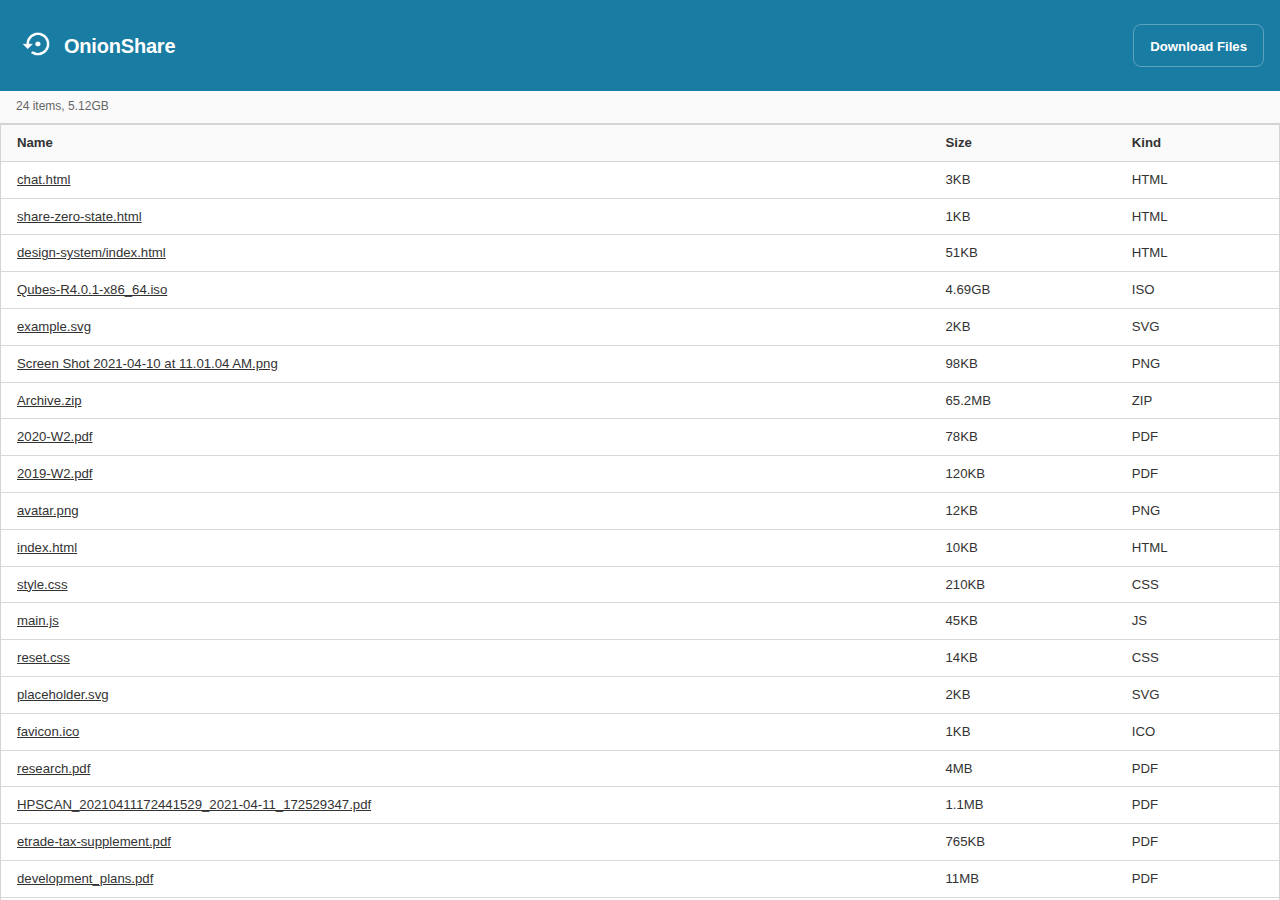
<file: design-system/examples/onionshare/receive.html>
<!doctype html>

<html lang="en">

<head>
	<meta charset="utf-8">
	<meta name="author" content="Glenn Sorrentino">
	<meta name="viewport" content="width=device-width, initial-scale=1">

	<title>🧅 Receive Files - OnionShare</title>

	<link rel="stylesheet" href="../../css/style.css">
	<link rel="stylesheet" href="css/onionshare.css">

</head>

<body>

	<header class="singleNav appHeader">
		<a href="#content" class="assistiveText">Skip to Main Content</a>
		<div class="wrapper">
			<div class="logoMark"></div>
			<h1 class="logo"><a href="#">OnionShare</a></h1>
			<nav id="navigation">
				<ul>
					<li><a role="button" class="btn primaryBtn" href="https://github.com/glenn-sorrentino/design-system/blob/main/components/header/html/app-header.html" rel="noopener noreferrer nofollow" target="_blank">Download Files</a></li>
				</ul>
			</nav>
		</div>
	</header>

	<div class="listUtilities wrapper">
		<p class="meta">24 items, 5.12GB</p>
	</div>

	<section class="window">
		<table>
			<tr>
				<th>Name</th>
				<th>Size</th>
				<th>Kind</th>
			</tr>
			<tr>
				<td><a href="chat.html" rel="noopener noreferrer nofollow" target="_blank">chat.html</a></td>
				<td>3KB</td>
				<td>HTML</td>
			</tr>
			<tr>
				<td><a href="share-zero-state.html" rel="noopener noreferrer nofollow" target="_blank">share-zero-state.html</a></td>
				<td>1KB</td>
				<td>HTML</td>
			</tr>
			<tr>
				<td><a href="../../" rel="noopener noreferrer nofollow" target="_blank">design-system/index.html</td>
				<td>51KB</td>
				<td>HTML</td>
			</tr>
			<tr>
				<td><a href="#">Qubes-R4.0.1-x86_64.iso</td>
				<td>4.69GB</td>
				<td>ISO</td>
			</tr>
			<tr>
				<td><a href="#">example.svg</a></td>
				<td>2KB</td>
				<td>SVG</td>
			</tr>
			<tr>
				<td><a href="#">Screen Shot 2021-04-10 at 11.01.04 AM.png</a></td>
				<td>98KB</td>
				<td>PNG</td>
			</tr>
			<tr>
				<td><a href="#">Archive.zip</td>
				<td>65.2MB</td>
				<td>ZIP</td>
			</tr>
			<tr>
				<td><a href="#">2020-W2.pdf</a></td>
				<td>78KB</td>
				<td>PDF</td>
			</tr>
			<tr>
				<td><a href="#">2019-W2.pdf</td>
				<td>120KB</td>
				<td>PDF</td>
			</tr>
			<tr>
				<td><a href="#">avatar.png</a></td>
				<td>12KB</td>
				<td>PNG</td>
			</tr>
			<tr>
				<td><a href="#">index.html</td>
				<td>10KB</td>
				<td>HTML</td>
			</tr>
			<tr>
				<td><a href="#">style.css</a></td>
				<td>210KB</td>
				<td>CSS</td>
			</tr>
			<tr>
				<td><a href="#">main.js</td>
				<td>45KB</td>
				<td>JS</td>
			</tr>
			<tr>
				<td><a href="#">reset.css</a></td>
				<td>14KB</td>
				<td>CSS</td>
			</tr>
			<tr>
				<td><a href="#">placeholder.svg</td>
				<td>2KB</td>
				<td>SVG</td>
			</tr>
			<tr>
				<td><a href="#">favicon.ico</a></td>
				<td>1KB</td>
				<td>ICO</td>
			</tr>
			<tr>
				<td><a href="#">research.pdf</td>
				<td>4MB</td>
				<td>PDF</td>
			</tr>
			<tr>
				<td><a href="#">HPSCAN_20210411172441529_2021-04-11_172529347.pdf</td>
				<td>1.1MB</td>
				<td>PDF</td>
			</tr>
			<tr>
				<td><a href="#">etrade-tax-supplement.pdf</a></td>
				<td>765KB</td>
				<td>PDF</td>
			</tr>
			<tr>
				<td><a href="#">development_plans.pdf</a></td>
				<td>11MB</td>
				<td>PDF</td>
			</tr>
			<tr>
				<td><a href="#">logo.svg</td>
				<td>2KB</td>
				<td>SVG</td>
			</tr>
			<tr>
				<td><a href="#">financial-information-FY23.pdf</a></td>
				<td>874KB</td>
				<td>PDF</td>
			</tr>
			<tr>
				<td><a href="#">updated-research.pdf</td>
				<td>4.2MB</td>
				<td>PDF</td>
			</tr>
			<tr>
				<td><a href="#">click-me.exe</td>
				<td>1.3MB</td>
				<td>EXE</td>
			</tr>
			<tr>
				<td><a href="#">operating-instructions.pdf</a></td>
				<td>639KB</td>
				<td>PDF</td>
			</tr>
		</table>
	</section>

</body>

</html>
</file>
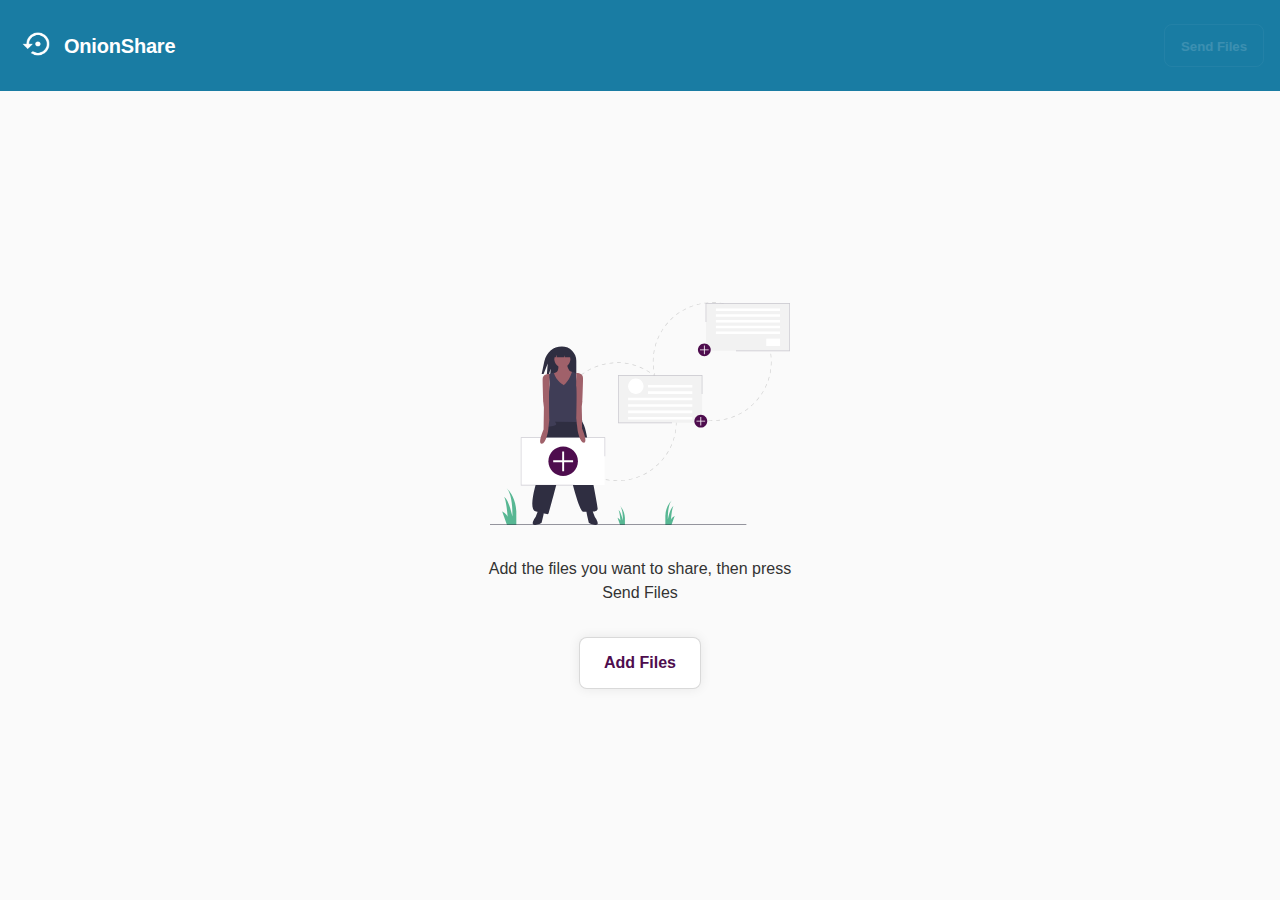
<file: design-system/examples/onionshare/share-zero-state.html>
<!doctype html>

<html lang="en">

<head>
	<meta charset="utf-8">
	<meta name="author" content="Glenn Sorrentino">
	<meta name="viewport" content="width=device-width, initial-scale=1">

	<title>✉️ Share Files - OnionShare</title>

	<link rel="stylesheet" href="https://glenn-sorrentino.github.io/design-system/css/style.css">
	<link rel="stylesheet" href="css/onionshare.css">

</head>

<body>

	<header class="singleNav appHeader">
		<a href="#content" class="assistiveText">Skip to Main Content</a>
		<div class="wrapper">
			<div class="logoMark"></div>
			<h1 class="logo"><a href="#">OnionShare</a></h1>
			<nav id="navigation">
				<ul>
					<li><a role="button" class="btn primaryBtn disabledBtn" href="https://github.com/glenn-sorrentino/design-system/blob/main/components/header/html/app-header.html" rel="noopener noreferrer nofollow" target="_blank">Send Files</a></li>
				</ul>
			</nav>
		</div>
	</header>

	<section class="window emptyTable">
			<div class="empty wrapper centeredContent">
				<div class="description">
					<div class="emptyBg"></div>
					<p>Add the files you want to share, then press Send Files</p>
					<a role="button" class="btn firstAction" href="receive.html">Add Files</a>
				</div>
			</div>
	</section>

</body>

</html>
</file>
<file: design-system/examples/onionshare/css/onionshare.css>
@media (prefers-color-scheme: light) {
  .logoMark {
    background-image: url('../assets/logo/lm-logo-onionshare.png');
  }

  .primaryBtn {
    background-color: rgba(78, 13, 78, 1);
  }

  .primaryBtn:hover {
    background-color: rgba(57, 9, 57);
  }

  .btn {
    color: rgba(78, 13, 78, 1);
  }

  .btn:hover {
    color: rgba(78, 13, 78, 1);
  }

  .outgoing p:first-of-type {
    background-color: rgba(78, 13, 78, 1);
  }

  .pinnedList tr.selected {
    border-left: 3px solid rgba(78, 13, 78, 1);
  }

  .tabs a.selected {
    border-bottom: 3px solid rgba(78, 13, 78, 1) !important;
  }

  .tabs a:hover {
    border-bottom: 3px solid rgba(78, 13, 78, 1);
  }
}

@media (prefers-color-scheme: dark) {
  .logoMark {
    background-image: url('../assets/logo/dm-logo-onionshare.png');
  }
}

body {
  transition: none !important;
}

.pinnedList .card {
  pointer-events: none;
}
</file>
<file: design-system/css/style.css>
@import url("reset.css");
@import url("variables.css");
@import url("themes.css");
@import url("animation.css");
@import url("icons.css");
@import url("typography.css");

/* INPUTS */

@import url("../components/inputs/css/inputs.css");

/* ARTICLE */

@import url("../components/article/css/article.css");

/* INTRO  */

@import url("../components/intro/css/intro.css");
@import url("../components/hint/css/hint.css");

/* COMPONENTS  */

@import url("../components/tabs/css/tabs.css");
@import url("../components/filters/css/filters.css");
@import url("../components/about/css/about.css");
@import url("../components/buttons/css/links-buttons.css");
@import url("../components/badge/css/badge.css");
@import url("../components/notification/css/notification.css");
@import url("../components/header/css/header.css");
@import url("../components/header/css/header-no-js.css");
@import url("../components/footer/css/footer.css");
@import url("../components/article/css/article.css");
@import url("../components/statement/css/statement.css");
@import url("../components/pinned-list/css/pinned-list.css");

/* LISTS */

@import url("../components/content/css/content.css");
@import url("../components/content/css/tertiary.css");
@import url("../components/content/css/primary.css");

/* BASE */

@import url("base.css");
@import url("firefox.css");

/* TABLE  */

@import url("../components/table/css/table.css");

/* CHAT  */

@import url("../components/chat/css/chat.css");

/* BUILDER  */

@import url("../builder/css/builder.css");

/* SEEDVAULT */

@import url("seedvault.css");
</file>
